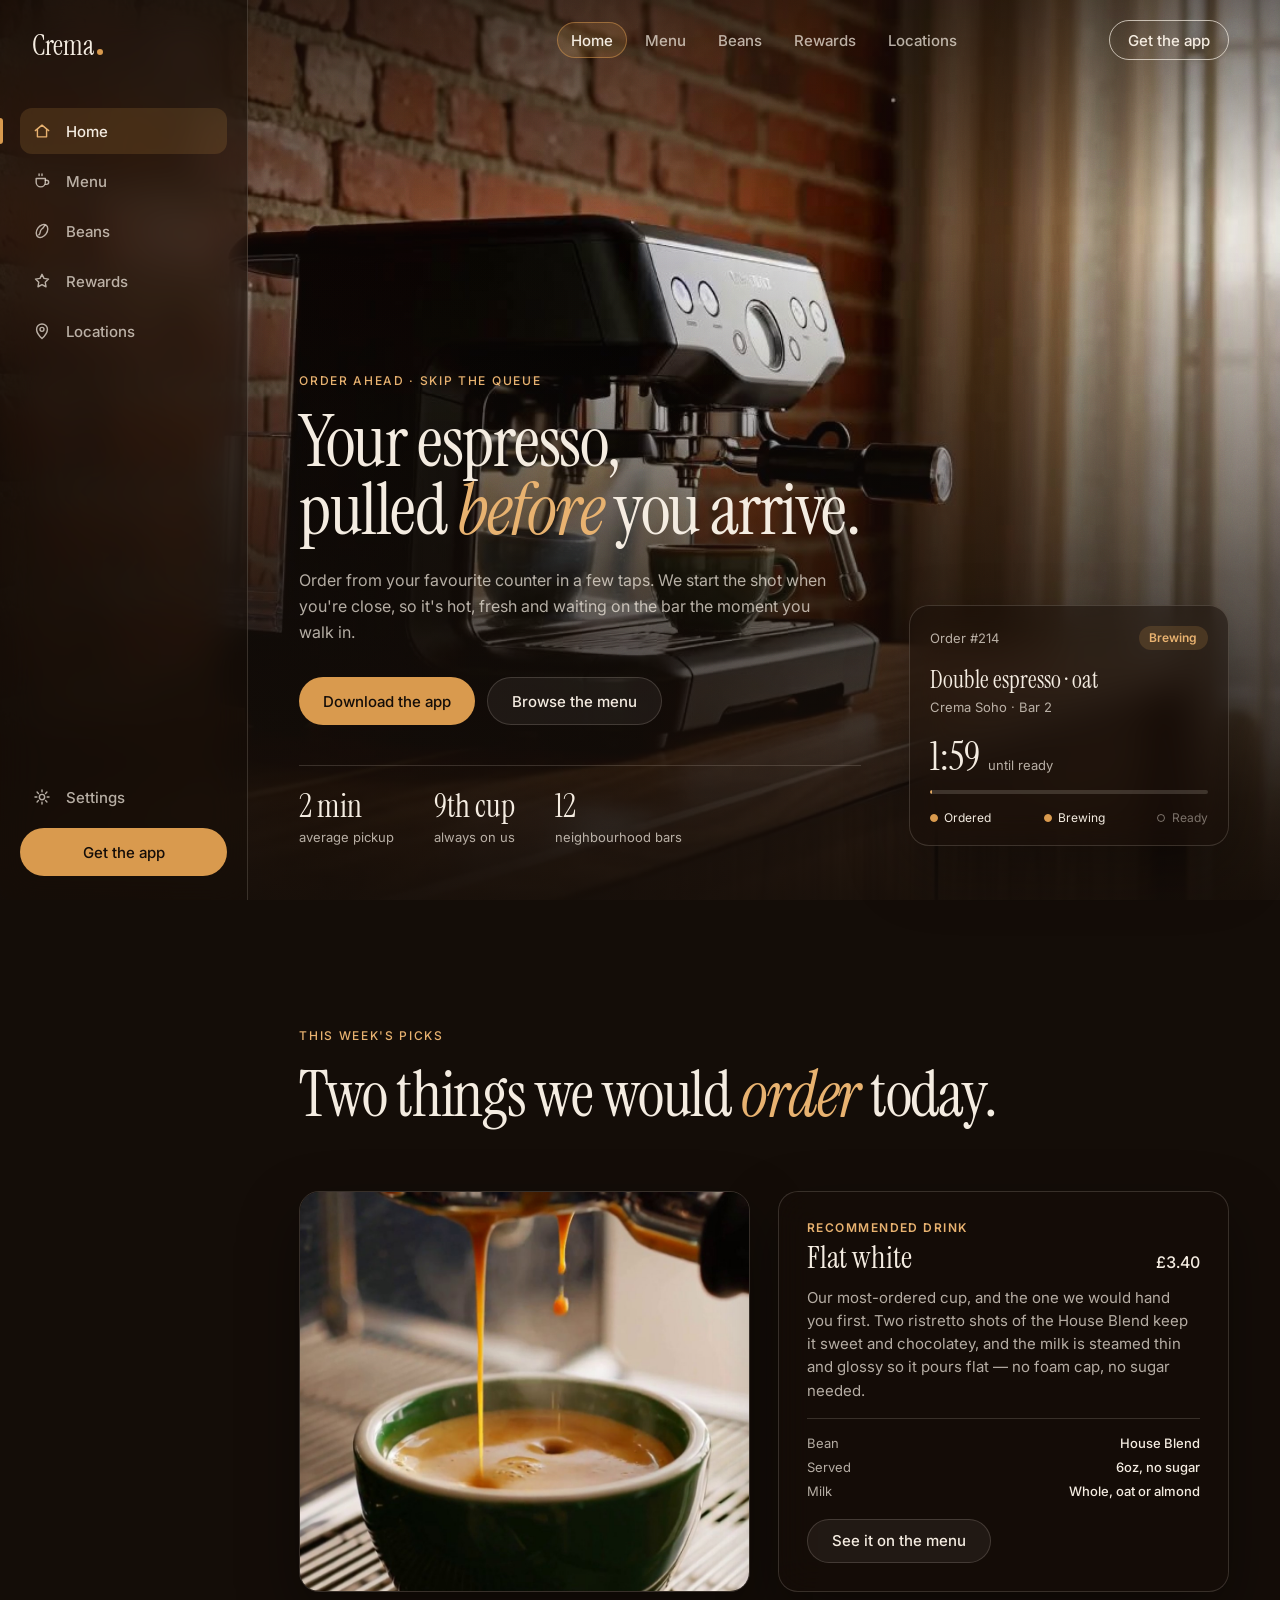
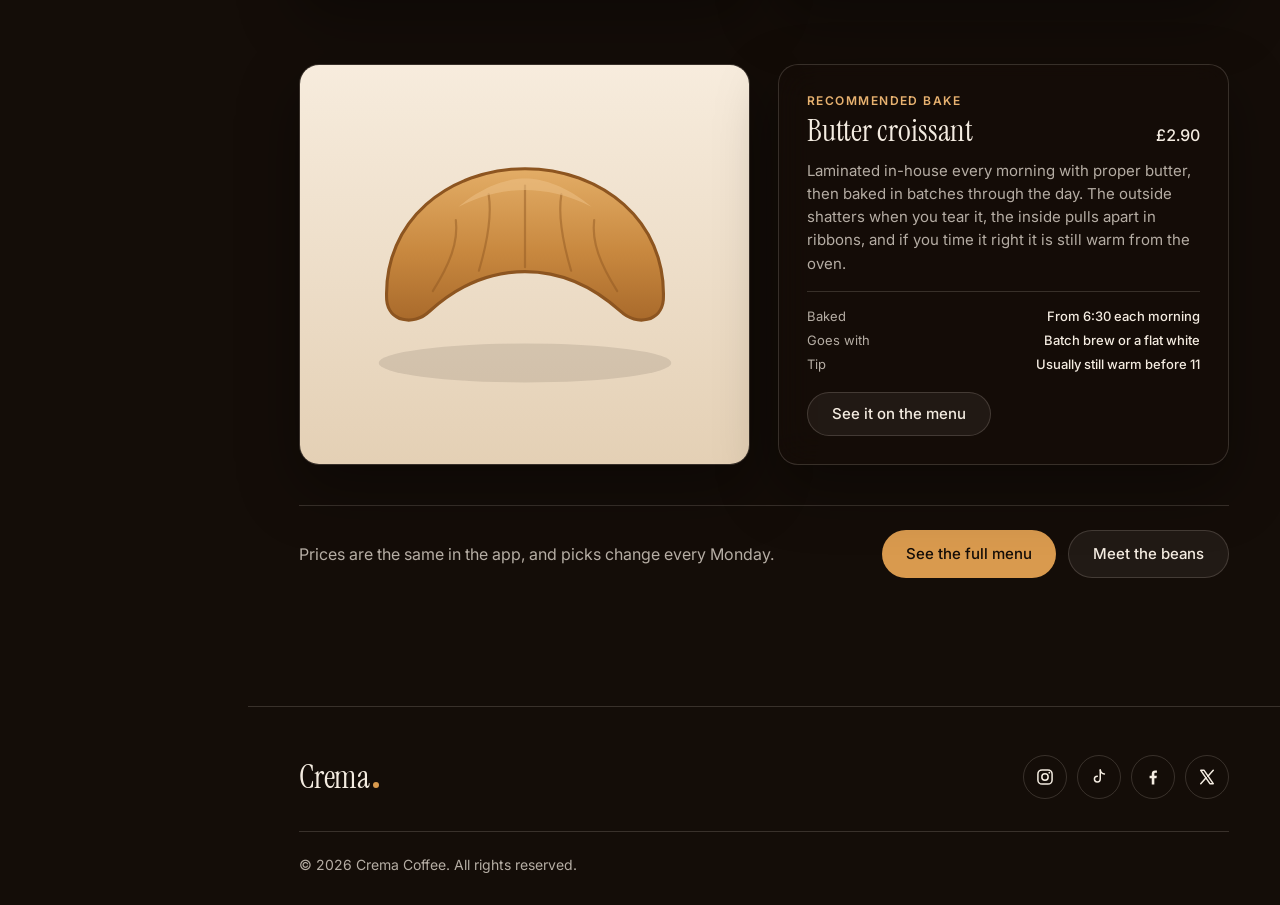
<file: index.html>
<!doctype html>
<html lang="en">
<head>
<meta charset="utf-8">
<meta name="viewport" content="width=device-width, initial-scale=1">
<meta name="generator" content="Crema hero spec v1">
<!-- Built from crema-hero-spec.md (hero-section-clone-prompt-template) -->
<title>Crema — Order ahead, skip the queue</title>
<meta name="description" content="Order coffee ahead from your favourite counter. Your espresso is pulled when you're close, so it's waiting the moment you walk in.">
<link rel="preconnect" href="https://fonts.googleapis.com">
<link rel="preconnect" href="https://fonts.gstatic.com" crossorigin>
<link href="https://fonts.googleapis.com/css2?family=Instrument+Serif:ital@0;1&family=Inter:wght@400;500;600&display=swap" rel="stylesheet">
<link rel="stylesheet" href="styles.css">
<script>
// Runs before first paint: apply saved settings (theme, text size, motion, video)
// so the page never flashes the wrong theme.
try {
  const s = JSON.parse(localStorage.getItem("crema-settings") || "{}");
  const r = document.documentElement;
  if (s.theme === "light") r.dataset.theme = "light";
  if (s.textSize === "large") r.classList.add("text-large");
  if (s.reduceMotion) r.classList.add("reduce-motion");
  if (s.video === false) r.classList.add("no-video");
} catch (e) { /* private mode or a corrupt value: keep the defaults */ }
// A page transition is skipped when the tab is hidden or the window resizes mid-navigation.
// That is expected, so claim its promises on both the outgoing page (pageswap) and the
// incoming one (pagereveal, before first render) so it is never an uncaught error.
const claimTransition = (e) => {
  const t = e.viewTransition;
  if (t) [t.ready, t.finished, t.updateCallbackDone].forEach((p) => p && p.catch(() => {}));
};
addEventListener("pageswap", claimTransition);
addEventListener("pagereveal", claimTransition);
</script>
</head>
<body>

<!-- Fixed background: stays still while the page scrolls over it -->
<div class="page-bg" aria-hidden="true">
  <video id="heroVideo" autoplay muted loop playsinline preload="auto" poster="poster.jpg">
    <source src="espresso-combined.mp4" type="video/mp4">
  </video>
  <div class="hero-shade"></div>
  <div class="hero-grain"></div>
</div>

<aside class="sidebar" id="sidebar" aria-label="Site navigation">
  <div class="sidebar-head">
    <a class="nav-brand" href="index.html" aria-label="Crema home">Crema<span class="nav-dot" aria-hidden="true"></span></a>
    <button class="icon-btn sidebar-close" id="sidebarClose" type="button" aria-label="Close menu">
      <svg viewBox="0 0 24 24" aria-hidden="true"><path d="M6 6l12 12M18 6 6 18"/></svg>
    </button>
  </div>
  <nav aria-label="Primary">
    <ul class="side-links">
      <li><a href="index.html" aria-current="page"><svg viewBox="0 0 24 24" aria-hidden="true"><path d="M4 11.5 12 5l8 6.5"/><path d="M6.5 10v9h11v-9"/></svg>Home</a></li>
      <li><a href="menu.html"><svg viewBox="0 0 24 24" aria-hidden="true"><path d="M5 9h11v4.5a5.5 5.5 0 0 1-11 0z"/><path d="M16 11h1.5a2.5 2.5 0 0 1 0 5H16"/><path d="M8.5 3.5v2M12 3.5v2"/></svg>Menu</a></li>
      <li><a href="beans.html"><svg viewBox="0 0 24 24" aria-hidden="true"><ellipse cx="12" cy="12" rx="6" ry="8.5" transform="rotate(35 12 12)"/><path d="M8.2 16.6c2.6-1.6.6-5 3.6-7s2-3.4 4-4.4"/></svg>Beans</a></li>
      <li><a href="rewards.html"><svg viewBox="0 0 24 24" aria-hidden="true"><path d="m12 4 2.4 4.9 5.4.8-3.9 3.8.9 5.4-4.8-2.5-4.8 2.5.9-5.4-3.9-3.8 5.4-.8z"/></svg>Rewards</a></li>
      <li><a href="locations.html"><svg viewBox="0 0 24 24" aria-hidden="true"><path d="M12 21s-6.5-5.6-6.5-11a6.5 6.5 0 0 1 13 0c0 5.4-6.5 11-6.5 11z"/><circle cx="12" cy="10" r="2.4"/></svg>Locations</a></li>
    </ul>
  </nav>
  <div class="sidebar-foot">
    <button class="side-settings" id="settingsToggle" type="button" aria-expanded="false" aria-controls="settingsPanel">
      <svg viewBox="0 0 24 24" aria-hidden="true"><circle cx="12" cy="12" r="3.2"/><path d="M12 3.6v2.2M12 18.2v2.2M20.4 12h-2.2M5.8 12H3.6M17.9 6.1l-1.6 1.6M7.7 16.3l-1.6 1.6M17.9 17.9l-1.6-1.6M7.7 7.7 6.1 6.1"/></svg>Settings
    </button>
    <a class="btn btn-primary" href="#top">Get the app</a>
  </div>
</aside>
<div class="sidebar-scrim" id="sidebarScrim" hidden></div>
<div class="settings-panel" id="settingsPanel" role="dialog" aria-labelledby="settingsTitle" hidden>
  <div class="settings-head">
    <h2 id="settingsTitle">Settings</h2>
    <button class="icon-btn" id="settingsClose" type="button" aria-label="Close settings">
      <svg viewBox="0 0 24 24" aria-hidden="true"><path d="M6 6l12 12M18 6 6 18"/></svg>
    </button>
  </div>
  <ul class="settings-list">
    <li>
      <div>
        <p class="settings-name">Theme</p>
        <p class="settings-hint">Dark espresso or light cream.</p>
      </div>
      <div class="seg" id="setTheme" role="group" aria-label="Theme">
        <button type="button" data-theme-choice="dark" aria-pressed="true">Dark</button>
        <button type="button" data-theme-choice="light" aria-pressed="false">Light</button>
      </div>
    </li>
    <li>
      <div>
        <p class="settings-name">Background video</p>
        <p class="settings-hint">Play the espresso film behind the home page.</p>
      </div>
      <button class="switch" id="setVideo" type="button" role="switch" aria-checked="true" aria-label="Background video"><span aria-hidden="true"></span></button>
    </li>
    <li>
      <div>
        <p class="settings-name">Reduce motion</p>
        <p class="settings-hint">Turn off fades, page transitions and hover movement.</p>
      </div>
      <button class="switch" id="setMotion" type="button" role="switch" aria-checked="false" aria-label="Reduce motion"><span aria-hidden="true"></span></button>
    </li>
    <li>
      <div>
        <p class="settings-name">Text size</p>
        <p class="settings-hint">Make everything a step larger.</p>
      </div>
      <div class="seg" id="setText" role="group" aria-label="Text size">
        <button type="button" data-size="normal" aria-pressed="true">Normal</button>
        <button type="button" data-size="large" aria-pressed="false">Large</button>
      </div>
    </li>
  </ul>
  <p class="settings-note">Saved on this device only.</p>
</div>

<div class="page">
  <header class="topbar is-overlay" id="topbar">
    <a class="nav-brand topbar-brand" href="index.html" aria-label="Crema home">Crema<span class="nav-dot" aria-hidden="true"></span></a>
    <ul class="top-links" aria-label="Pages">
      <li><a href="index.html" aria-current="page"><span class="top-indicator" aria-hidden="true"></span>Home</a></li>
      <li><a href="menu.html">Menu</a></li>
      <li><a href="beans.html">Beans</a></li>
      <li><a href="rewards.html">Rewards</a></li>
      <li><a href="locations.html">Locations</a></li>
    </ul>
    <a class="btn btn-outline topbar-cta" href="#top">Get the app</a>
    <button class="icon-btn menu-toggle" id="menuToggle" type="button" aria-expanded="false" aria-controls="sidebar" aria-label="Open menu">
      <svg viewBox="0 0 24 24" aria-hidden="true"><path d="M4 7h16M4 12h16M4 17h10"/></svg>
    </button>
  </header>

  <main>
    <section class="hero on-media" id="top">
      <div class="hero-body">
        <div class="hero-copy">
          <p class="eyebrow" data-reveal>Order ahead · Skip the queue</p>
          <h1 class="headline">
            <span class="line" data-reveal>Your espresso,</span>
            <span class="line" data-reveal>pulled <em>before</em> you arrive.</span>
          </h1>
          <p class="lede" data-reveal>Order from your favourite counter in a few taps. We start the shot when you're close, so it's hot, fresh and waiting on the bar the moment you walk in.</p>
          <div class="cta-row" data-reveal>
            <a class="btn btn-primary" href="#top">Download the app</a>
            <a class="btn btn-ghost" href="menu.html">Browse the menu</a>
          </div>
          <dl class="stats" data-reveal>
            <div><dt>average pickup</dt><dd>2 min</dd></div>
            <div><dt>always on us</dt><dd>9th cup</dd></div>
            <div><dt>neighbourhood bars</dt><dd>12</dd></div>
          </dl>
        </div>

        <aside class="order-card" data-reveal aria-label="Live order status example">
          <div class="order-head">
            <span class="order-id">Order #214</span>
            <span class="order-pill" id="orderPill">Brewing</span>
          </div>
          <p class="order-item">Double espresso · oat</p>
          <p class="order-meta">Crema Soho · Bar 2</p>
          <div class="order-timer">
            <span class="order-time" id="orderTime" aria-live="off">2:00</span>
            <span class="order-time-label">until ready</span>
          </div>
          <div class="order-bar" aria-hidden="true"><span id="orderBar"></span></div>
          <ol class="order-steps" id="orderSteps">
            <li class="is-done">Ordered</li>
            <li>Brewing</li>
            <li>Ready</li>
          </ol>
        </aside>
      </div>
    </section>

    <section class="section section-features" id="picks" aria-labelledby="picksTitle">
      <div class="section-inner" data-reveal-group>
        <div class="section-head on-media">
          <div data-reveal>
            <p class="eyebrow">This week's picks</p>
            <h2 class="section-title" id="picksTitle">Two things we would <em>order</em> today.</h2>
          </div>
        </div>

        <article class="feature" data-reveal>
          <div class="feature-media">
            <img src="flat-white.jpg" alt="Espresso pouring into a dark green ceramic cup, crema settling on the surface" width="1200" height="900" loading="lazy">
          </div>
          <div class="feature-card">
            <p class="feature-tag">Recommended drink</p>
            <h3>Flat white<span class="feature-price">£3.40</span></h3>
            <p>Our most-ordered cup, and the one we would hand you first. Two ristretto shots of the House Blend keep it sweet and chocolatey, and the milk is steamed thin and glossy so it pours flat — no foam cap, no sugar needed.</p>
            <dl class="feature-facts">
              <div><dt>Bean</dt><dd>House Blend</dd></div>
              <div><dt>Served</dt><dd>6oz, no sugar</dd></div>
              <div><dt>Milk</dt><dd>Whole, oat or almond</dd></div>
            </dl>
            <a class="btn btn-ghost" href="menu.html">See it on the menu</a>
          </div>
        </article>

        <article class="feature" data-reveal>
          <div class="feature-media">
            <img src="croissant.svg" alt="Illustration of a butter croissant" width="1200" height="900" loading="lazy">
          </div>
          <div class="feature-card">
            <p class="feature-tag">Recommended bake</p>
            <h3>Butter croissant<span class="feature-price">£2.90</span></h3>
            <p>Laminated in-house every morning with proper butter, then baked in batches through the day. The outside shatters when you tear it, the inside pulls apart in ribbons, and if you time it right it is still warm from the oven.</p>
            <dl class="feature-facts">
              <div><dt>Baked</dt><dd>From 6:30 each morning</dd></div>
              <div><dt>Goes with</dt><dd>Batch brew or a flat white</dd></div>
              <div><dt>Tip</dt><dd>Usually still warm before 11</dd></div>
            </dl>
            <a class="btn btn-ghost" href="menu.html">See it on the menu</a>
          </div>
        </article>

        <div class="section-foot on-media" data-reveal>
          <p>Prices are the same in the app, and picks change every Monday.</p>
          <div class="cta-row">
            <a class="btn btn-primary" href="menu.html">See the full menu</a>
            <a class="btn btn-ghost" href="beans.html">Meet the beans</a>
          </div>
        </div>
      </div>
    </section>
  </main>

  <footer class="footer">
    <div class="footer-inner">
      <a class="nav-brand" href="index.html" aria-label="Crema home">Crema<span class="nav-dot" aria-hidden="true"></span></a>
      <ul class="socials" aria-label="Crema on social media">
        <li><a href="#" aria-label="Instagram"><svg viewBox="0 0 24 24" aria-hidden="true"><rect x="3.5" y="3.5" width="17" height="17" rx="5"/><circle cx="12" cy="12" r="3.8"/><circle cx="17.2" cy="6.8" r="1.1" class="fill"/></svg></a></li>
        <li><a href="#" aria-label="TikTok"><svg viewBox="0 0 24 24" aria-hidden="true"><path d="M13.5 3.5v11a3.5 3.5 0 1 1-3.5-3.5"/><path d="M13.5 3.5c.5 2.7 2.4 4.6 5 4.9"/></svg></a></li>
        <li><a href="#" aria-label="Facebook"><svg viewBox="0 0 24 24" aria-hidden="true"><path class="fill" d="M13.6 21v-7.6h2.6l.4-3h-3V8.5c0-.9.3-1.5 1.5-1.5h1.6V4.3c-.3 0-1.2-.1-2.3-.1-2.3 0-3.9 1.4-3.9 4v2.2H7.9v3h2.6V21h3.1z"/></svg></a></li>
        <li><a href="#" aria-label="X"><svg viewBox="0 0 24 24" aria-hidden="true"><path d="M4.5 4h4l11 16h-4z"/><path d="M19.5 4l-6.4 7M10.9 13 4.5 20"/></svg></a></li>
      </ul>
    </div>
    <div class="footer-bottom">
      <p>© <span data-year>2026</span> Crema Coffee. All rights reserved.</p>
    </div>
  </footer>
</div>

<script src="script.js"></script>
</body>
</html>
</file>
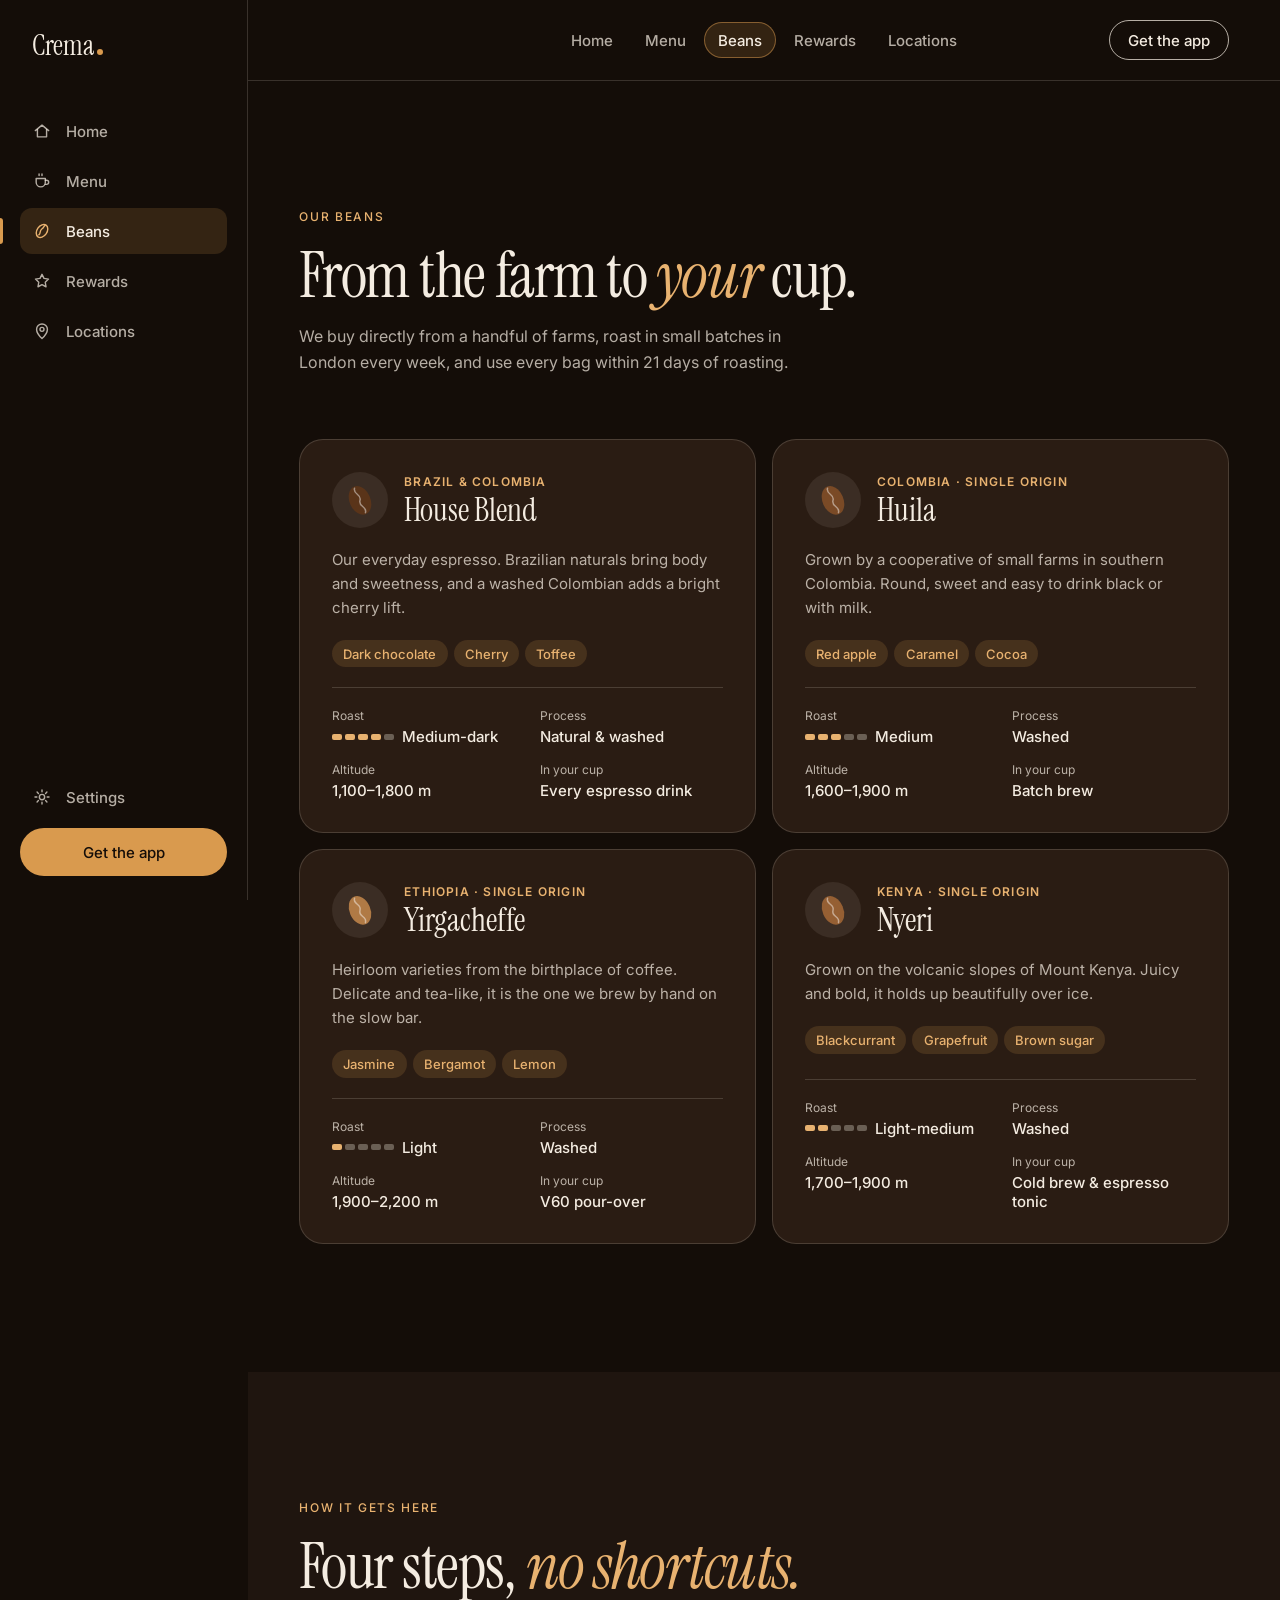
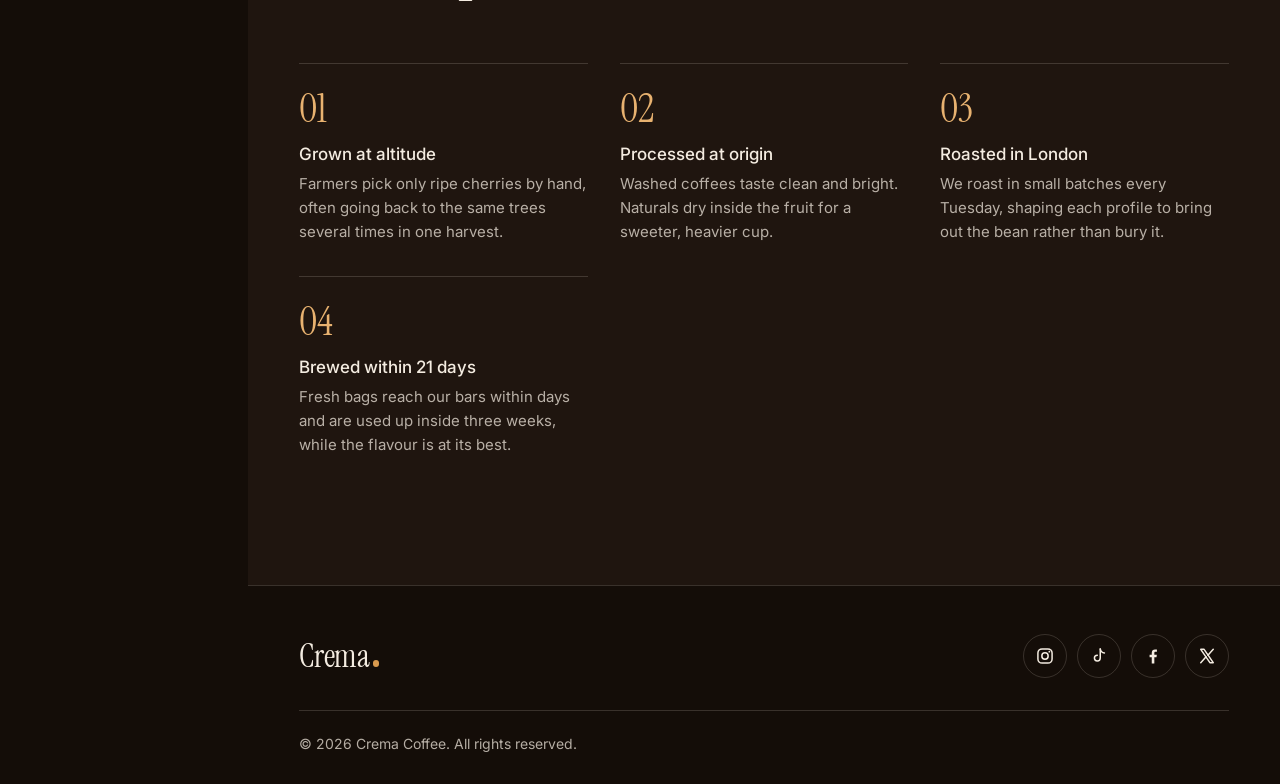
<file: beans.html>
<!doctype html>
<html lang="en">
<head>
<meta charset="utf-8">
<meta name="viewport" content="width=device-width, initial-scale=1">
<title>Beans — Crema</title>
<meta name="description" content="Meet the beans behind every Crema cup: where they grow, how they are roasted, and what they taste like.">
<link rel="preconnect" href="https://fonts.googleapis.com">
<link rel="preconnect" href="https://fonts.gstatic.com" crossorigin>
<link href="https://fonts.googleapis.com/css2?family=Instrument+Serif:ital@0;1&family=Inter:wght@400;500;600&display=swap" rel="stylesheet">
<link rel="stylesheet" href="styles.css">
<script>
// Runs before first paint: apply saved settings (theme, text size, motion, video)
// so the page never flashes the wrong theme.
try {
  const s = JSON.parse(localStorage.getItem("crema-settings") || "{}");
  const r = document.documentElement;
  if (s.theme === "light") r.dataset.theme = "light";
  if (s.textSize === "large") r.classList.add("text-large");
  if (s.reduceMotion) r.classList.add("reduce-motion");
  if (s.video === false) r.classList.add("no-video");
} catch (e) { /* private mode or a corrupt value: keep the defaults */ }
// A page transition is skipped when the tab is hidden or the window resizes mid-navigation.
// That is expected, so claim its promises on both the outgoing page (pageswap) and the
// incoming one (pagereveal, before first render) so it is never an uncaught error.
const claimTransition = (e) => {
  const t = e.viewTransition;
  if (t) [t.ready, t.finished, t.updateCallbackDone].forEach((p) => p && p.catch(() => {}));
};
addEventListener("pageswap", claimTransition);
addEventListener("pagereveal", claimTransition);
</script>
</head>
<body class="subpage">

<aside class="sidebar" id="sidebar" aria-label="Site navigation">
  <div class="sidebar-head">
    <a class="nav-brand" href="index.html" aria-label="Crema home">Crema<span class="nav-dot" aria-hidden="true"></span></a>
    <button class="icon-btn sidebar-close" id="sidebarClose" type="button" aria-label="Close menu">
      <svg viewBox="0 0 24 24" aria-hidden="true"><path d="M6 6l12 12M18 6 6 18"/></svg>
    </button>
  </div>
  <nav aria-label="Primary">
    <ul class="side-links">
      <li><a href="index.html"><svg viewBox="0 0 24 24" aria-hidden="true"><path d="M4 11.5 12 5l8 6.5"/><path d="M6.5 10v9h11v-9"/></svg>Home</a></li>
      <li><a href="menu.html"><svg viewBox="0 0 24 24" aria-hidden="true"><path d="M5 9h11v4.5a5.5 5.5 0 0 1-11 0z"/><path d="M16 11h1.5a2.5 2.5 0 0 1 0 5H16"/><path d="M8.5 3.5v2M12 3.5v2"/></svg>Menu</a></li>
      <li><a href="beans.html" aria-current="page"><svg viewBox="0 0 24 24" aria-hidden="true"><ellipse cx="12" cy="12" rx="6" ry="8.5" transform="rotate(35 12 12)"/><path d="M8.2 16.6c2.6-1.6.6-5 3.6-7s2-3.4 4-4.4"/></svg>Beans</a></li>
      <li><a href="rewards.html"><svg viewBox="0 0 24 24" aria-hidden="true"><path d="m12 4 2.4 4.9 5.4.8-3.9 3.8.9 5.4-4.8-2.5-4.8 2.5.9-5.4-3.9-3.8 5.4-.8z"/></svg>Rewards</a></li>
      <li><a href="locations.html"><svg viewBox="0 0 24 24" aria-hidden="true"><path d="M12 21s-6.5-5.6-6.5-11a6.5 6.5 0 0 1 13 0c0 5.4-6.5 11-6.5 11z"/><circle cx="12" cy="10" r="2.4"/></svg>Locations</a></li>
    </ul>
  </nav>
  <div class="sidebar-foot">
    <button class="side-settings" id="settingsToggle" type="button" aria-expanded="false" aria-controls="settingsPanel">
      <svg viewBox="0 0 24 24" aria-hidden="true"><circle cx="12" cy="12" r="3.2"/><path d="M12 3.6v2.2M12 18.2v2.2M20.4 12h-2.2M5.8 12H3.6M17.9 6.1l-1.6 1.6M7.7 16.3l-1.6 1.6M17.9 17.9l-1.6-1.6M7.7 7.7 6.1 6.1"/></svg>Settings
    </button>
    <a class="btn btn-primary" href="index.html">Get the app</a>
  </div>
</aside>
<div class="sidebar-scrim" id="sidebarScrim" hidden></div>
<div class="settings-panel" id="settingsPanel" role="dialog" aria-labelledby="settingsTitle" hidden>
  <div class="settings-head">
    <h2 id="settingsTitle">Settings</h2>
    <button class="icon-btn" id="settingsClose" type="button" aria-label="Close settings">
      <svg viewBox="0 0 24 24" aria-hidden="true"><path d="M6 6l12 12M18 6 6 18"/></svg>
    </button>
  </div>
  <ul class="settings-list">
    <li>
      <div>
        <p class="settings-name">Theme</p>
        <p class="settings-hint">Dark espresso or light cream.</p>
      </div>
      <div class="seg" id="setTheme" role="group" aria-label="Theme">
        <button type="button" data-theme-choice="dark" aria-pressed="true">Dark</button>
        <button type="button" data-theme-choice="light" aria-pressed="false">Light</button>
      </div>
    </li>
    <li>
      <div>
        <p class="settings-name">Background video</p>
        <p class="settings-hint">Play the espresso film behind the home page.</p>
      </div>
      <button class="switch" id="setVideo" type="button" role="switch" aria-checked="true" aria-label="Background video"><span aria-hidden="true"></span></button>
    </li>
    <li>
      <div>
        <p class="settings-name">Reduce motion</p>
        <p class="settings-hint">Turn off fades, page transitions and hover movement.</p>
      </div>
      <button class="switch" id="setMotion" type="button" role="switch" aria-checked="false" aria-label="Reduce motion"><span aria-hidden="true"></span></button>
    </li>
    <li>
      <div>
        <p class="settings-name">Text size</p>
        <p class="settings-hint">Make everything a step larger.</p>
      </div>
      <div class="seg" id="setText" role="group" aria-label="Text size">
        <button type="button" data-size="normal" aria-pressed="true">Normal</button>
        <button type="button" data-size="large" aria-pressed="false">Large</button>
      </div>
    </li>
  </ul>
  <p class="settings-note">Saved on this device only.</p>
</div>

<div class="page">
  <header class="topbar" id="topbar">
    <a class="nav-brand topbar-brand" href="index.html" aria-label="Crema home">Crema<span class="nav-dot" aria-hidden="true"></span></a>
    <ul class="top-links" aria-label="Pages">
      <li><a href="index.html">Home</a></li>
      <li><a href="menu.html">Menu</a></li>
      <li><a href="beans.html" aria-current="page"><span class="top-indicator" aria-hidden="true"></span>Beans</a></li>
      <li><a href="rewards.html">Rewards</a></li>
      <li><a href="locations.html">Locations</a></li>
    </ul>
    <a class="btn btn-outline topbar-cta" href="index.html">Get the app</a>
    <button class="icon-btn menu-toggle" id="menuToggle" type="button" aria-expanded="false" aria-controls="sidebar" aria-label="Open menu">
      <svg viewBox="0 0 24 24" aria-hidden="true"><path d="M4 7h16M4 12h16M4 17h10"/></svg>
    </button>
  </header>

<main>
  <section class="section section-light" aria-labelledby="beansTitle">
    <div class="section-inner" data-reveal-group>
      <div class="section-head">
        <div data-reveal>
          <p class="eyebrow">Our beans</p>
          <h1 class="section-title" id="beansTitle">From the farm to <em>your</em> cup.</h1>
          <p class="section-lede">We buy directly from a handful of farms, roast in small batches in London every week, and use every bag within 21 days of roasting.</p>
        </div>
      </div>

      <ul class="bean-grid" data-reveal>
        <li class="bean-card">
          <div class="bean-top">
            <span class="bean-art" style="--roast: #5a3419;" aria-hidden="true"><svg viewBox="0 0 32 44"><ellipse cx="16" cy="22" rx="14" ry="20"/><path d="M16 4c-6 7 6 11 0 18s6 11 0 18"/></svg></span>
            <div>
              <p class="bean-origin">Brazil &amp; Colombia</p>
              <h2>House Blend</h2>
            </div>
          </div>
          <p class="bean-desc">Our everyday espresso. Brazilian naturals bring body and sweetness, and a washed Colombian adds a bright cherry lift.</p>
          <ul class="bean-notes" aria-label="Tasting notes"><li>Dark chocolate</li><li>Cherry</li><li>Toffee</li></ul>
          <dl class="bean-facts">
            <div><dt>Roast</dt><dd><span class="roast-meter" aria-hidden="true"><i class="on"></i><i class="on"></i><i class="on"></i><i class="on"></i><i></i></span>Medium-dark</dd></div>
            <div><dt>Process</dt><dd>Natural &amp; washed</dd></div>
            <div><dt>Altitude</dt><dd>1,100–1,800 m</dd></div>
            <div><dt>In your cup</dt><dd>Every espresso drink</dd></div>
          </dl>
        </li>
        <li class="bean-card">
          <div class="bean-top">
            <span class="bean-art" style="--roast: #7a4a26;" aria-hidden="true"><svg viewBox="0 0 32 44"><ellipse cx="16" cy="22" rx="14" ry="20"/><path d="M16 4c-6 7 6 11 0 18s6 11 0 18"/></svg></span>
            <div>
              <p class="bean-origin">Colombia · Single origin</p>
              <h2>Huila</h2>
            </div>
          </div>
          <p class="bean-desc">Grown by a cooperative of small farms in southern Colombia. Round, sweet and easy to drink black or with milk.</p>
          <ul class="bean-notes" aria-label="Tasting notes"><li>Red apple</li><li>Caramel</li><li>Cocoa</li></ul>
          <dl class="bean-facts">
            <div><dt>Roast</dt><dd><span class="roast-meter" aria-hidden="true"><i class="on"></i><i class="on"></i><i class="on"></i><i></i><i></i></span>Medium</dd></div>
            <div><dt>Process</dt><dd>Washed</dd></div>
            <div><dt>Altitude</dt><dd>1,600–1,900 m</dd></div>
            <div><dt>In your cup</dt><dd>Batch brew</dd></div>
          </dl>
        </li>
        <li class="bean-card">
          <div class="bean-top">
            <span class="bean-art" style="--roast: #b07a45;" aria-hidden="true"><svg viewBox="0 0 32 44"><ellipse cx="16" cy="22" rx="14" ry="20"/><path d="M16 4c-6 7 6 11 0 18s6 11 0 18"/></svg></span>
            <div>
              <p class="bean-origin">Ethiopia · Single origin</p>
              <h2>Yirgacheffe</h2>
            </div>
          </div>
          <p class="bean-desc">Heirloom varieties from the birthplace of coffee. Delicate and tea-like, it is the one we brew by hand on the slow bar.</p>
          <ul class="bean-notes" aria-label="Tasting notes"><li>Jasmine</li><li>Bergamot</li><li>Lemon</li></ul>
          <dl class="bean-facts">
            <div><dt>Roast</dt><dd><span class="roast-meter" aria-hidden="true"><i class="on"></i><i></i><i></i><i></i><i></i></span>Light</dd></div>
            <div><dt>Process</dt><dd>Washed</dd></div>
            <div><dt>Altitude</dt><dd>1,900–2,200 m</dd></div>
            <div><dt>In your cup</dt><dd>V60 pour-over</dd></div>
          </dl>
        </li>
        <li class="bean-card">
          <div class="bean-top">
            <span class="bean-art" style="--roast: #955f33;" aria-hidden="true"><svg viewBox="0 0 32 44"><ellipse cx="16" cy="22" rx="14" ry="20"/><path d="M16 4c-6 7 6 11 0 18s6 11 0 18"/></svg></span>
            <div>
              <p class="bean-origin">Kenya · Single origin</p>
              <h2>Nyeri</h2>
            </div>
          </div>
          <p class="bean-desc">Grown on the volcanic slopes of Mount Kenya. Juicy and bold, it holds up beautifully over ice.</p>
          <ul class="bean-notes" aria-label="Tasting notes"><li>Blackcurrant</li><li>Grapefruit</li><li>Brown sugar</li></ul>
          <dl class="bean-facts">
            <div><dt>Roast</dt><dd><span class="roast-meter" aria-hidden="true"><i class="on"></i><i class="on"></i><i></i><i></i><i></i></span>Light-medium</dd></div>
            <div><dt>Process</dt><dd>Washed</dd></div>
            <div><dt>Altitude</dt><dd>1,700–1,900 m</dd></div>
            <div><dt>In your cup</dt><dd>Cold brew &amp; espresso tonic</dd></div>
          </dl>
        </li>
      </ul>
    </div>
  </section>

  <section class="section section-dark" aria-labelledby="journeyTitle">
    <div class="section-inner" data-reveal-group>
      <div class="section-head">
        <div data-reveal>
          <p class="eyebrow">How it gets here</p>
          <h2 class="section-title" id="journeyTitle">Four steps, <em>no shortcuts.</em></h2>
        </div>
      </div>

      <ol class="journey" data-reveal>
        <li><h3>Grown at altitude</h3><p>Farmers pick only ripe cherries by hand, often going back to the same trees several times in one harvest.</p></li>
        <li><h3>Processed at origin</h3><p>Washed coffees taste clean and bright. Naturals dry inside the fruit for a sweeter, heavier cup.</p></li>
        <li><h3>Roasted in London</h3><p>We roast in small batches every Tuesday, shaping each profile to bring out the bean rather than bury it.</p></li>
        <li><h3>Brewed within 21 days</h3><p>Fresh bags reach our bars within days and are used up inside three weeks, while the flavour is at its best.</p></li>
      </ol>
    </div>
  </section>
</main>

<footer class="footer">
  <div class="footer-inner">
    <a class="nav-brand" href="index.html" aria-label="Crema home">Crema<span class="nav-dot" aria-hidden="true"></span></a>
    <ul class="socials" aria-label="Crema on social media">
      <li><a href="#" aria-label="Instagram"><svg viewBox="0 0 24 24" aria-hidden="true"><rect x="3.5" y="3.5" width="17" height="17" rx="5"/><circle cx="12" cy="12" r="3.8"/><circle cx="17.2" cy="6.8" r="1.1" class="fill"/></svg></a></li>
      <li><a href="#" aria-label="TikTok"><svg viewBox="0 0 24 24" aria-hidden="true"><path d="M13.5 3.5v11a3.5 3.5 0 1 1-3.5-3.5"/><path d="M13.5 3.5c.5 2.7 2.4 4.6 5 4.9"/></svg></a></li>
      <li><a href="#" aria-label="Facebook"><svg viewBox="0 0 24 24" aria-hidden="true"><path class="fill" d="M13.6 21v-7.6h2.6l.4-3h-3V8.5c0-.9.3-1.5 1.5-1.5h1.6V4.3c-.3 0-1.2-.1-2.3-.1-2.3 0-3.9 1.4-3.9 4v2.2H7.9v3h2.6V21h3.1z"/></svg></a></li>
      <li><a href="#" aria-label="X"><svg viewBox="0 0 24 24" aria-hidden="true"><path d="M4.5 4h4l11 16h-4z"/><path d="M19.5 4l-6.4 7M10.9 13 4.5 20"/></svg></a></li>
    </ul>
  </div>
  <div class="footer-bottom">
    <p>© <span data-year>2026</span> Crema Coffee. All rights reserved.</p>
  </div>
</footer>
</div>

<script src="script.js"></script>
</body>
</html>
</file>
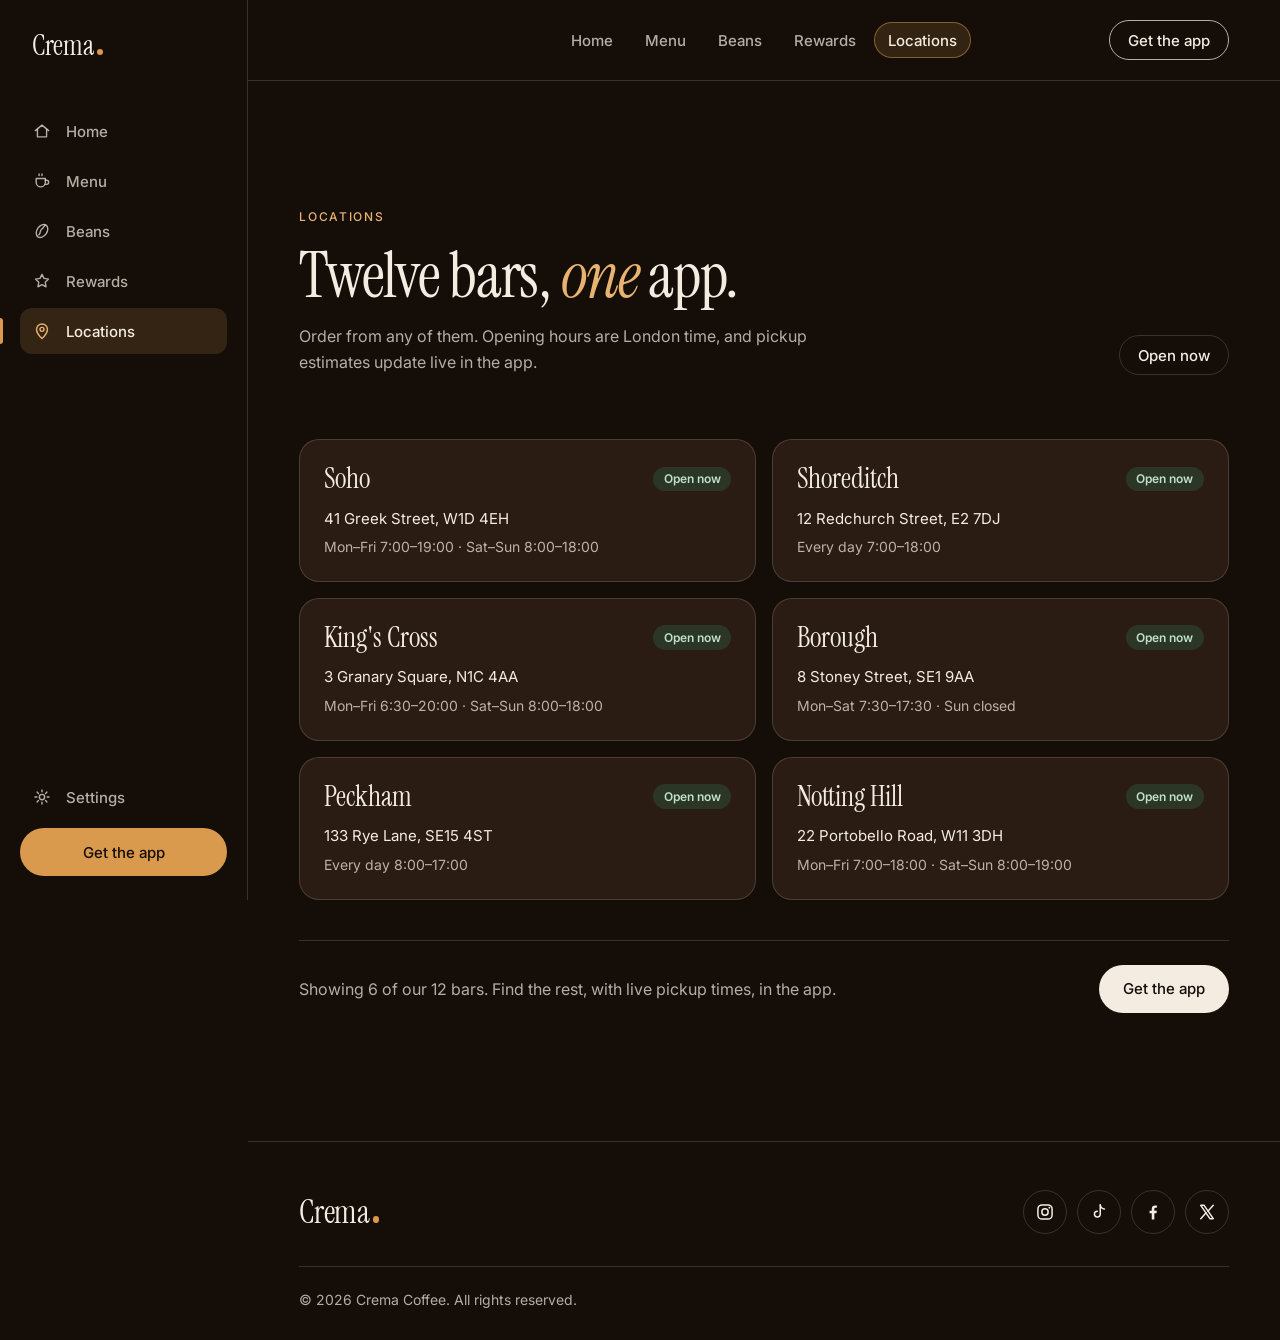
<file: locations.html>
<!doctype html>
<html lang="en">
<head>
<meta charset="utf-8">
<meta name="viewport" content="width=device-width, initial-scale=1">
<title>Locations — Crema</title>
<meta name="description" content="Find a Crema bar near you, with opening hours and live open status.">
<link rel="preconnect" href="https://fonts.googleapis.com">
<link rel="preconnect" href="https://fonts.gstatic.com" crossorigin>
<link href="https://fonts.googleapis.com/css2?family=Instrument+Serif:ital@0;1&family=Inter:wght@400;500;600&display=swap" rel="stylesheet">
<link rel="stylesheet" href="styles.css">
<script>
// Runs before first paint: apply saved settings (theme, text size, motion, video)
// so the page never flashes the wrong theme.
try {
  const s = JSON.parse(localStorage.getItem("crema-settings") || "{}");
  const r = document.documentElement;
  if (s.theme === "light") r.dataset.theme = "light";
  if (s.textSize === "large") r.classList.add("text-large");
  if (s.reduceMotion) r.classList.add("reduce-motion");
  if (s.video === false) r.classList.add("no-video");
} catch (e) { /* private mode or a corrupt value: keep the defaults */ }
// A page transition is skipped when the tab is hidden or the window resizes mid-navigation.
// That is expected, so claim its promises on both the outgoing page (pageswap) and the
// incoming one (pagereveal, before first render) so it is never an uncaught error.
const claimTransition = (e) => {
  const t = e.viewTransition;
  if (t) [t.ready, t.finished, t.updateCallbackDone].forEach((p) => p && p.catch(() => {}));
};
addEventListener("pageswap", claimTransition);
addEventListener("pagereveal", claimTransition);
</script>
</head>
<body class="subpage">

<aside class="sidebar" id="sidebar" aria-label="Site navigation">
  <div class="sidebar-head">
    <a class="nav-brand" href="index.html" aria-label="Crema home">Crema<span class="nav-dot" aria-hidden="true"></span></a>
    <button class="icon-btn sidebar-close" id="sidebarClose" type="button" aria-label="Close menu">
      <svg viewBox="0 0 24 24" aria-hidden="true"><path d="M6 6l12 12M18 6 6 18"/></svg>
    </button>
  </div>
  <nav aria-label="Primary">
    <ul class="side-links">
      <li><a href="index.html"><svg viewBox="0 0 24 24" aria-hidden="true"><path d="M4 11.5 12 5l8 6.5"/><path d="M6.5 10v9h11v-9"/></svg>Home</a></li>
      <li><a href="menu.html"><svg viewBox="0 0 24 24" aria-hidden="true"><path d="M5 9h11v4.5a5.5 5.5 0 0 1-11 0z"/><path d="M16 11h1.5a2.5 2.5 0 0 1 0 5H16"/><path d="M8.5 3.5v2M12 3.5v2"/></svg>Menu</a></li>
      <li><a href="beans.html"><svg viewBox="0 0 24 24" aria-hidden="true"><ellipse cx="12" cy="12" rx="6" ry="8.5" transform="rotate(35 12 12)"/><path d="M8.2 16.6c2.6-1.6.6-5 3.6-7s2-3.4 4-4.4"/></svg>Beans</a></li>
      <li><a href="rewards.html"><svg viewBox="0 0 24 24" aria-hidden="true"><path d="m12 4 2.4 4.9 5.4.8-3.9 3.8.9 5.4-4.8-2.5-4.8 2.5.9-5.4-3.9-3.8 5.4-.8z"/></svg>Rewards</a></li>
      <li><a href="locations.html" aria-current="page"><svg viewBox="0 0 24 24" aria-hidden="true"><path d="M12 21s-6.5-5.6-6.5-11a6.5 6.5 0 0 1 13 0c0 5.4-6.5 11-6.5 11z"/><circle cx="12" cy="10" r="2.4"/></svg>Locations</a></li>
    </ul>
  </nav>
  <div class="sidebar-foot">
    <button class="side-settings" id="settingsToggle" type="button" aria-expanded="false" aria-controls="settingsPanel">
      <svg viewBox="0 0 24 24" aria-hidden="true"><circle cx="12" cy="12" r="3.2"/><path d="M12 3.6v2.2M12 18.2v2.2M20.4 12h-2.2M5.8 12H3.6M17.9 6.1l-1.6 1.6M7.7 16.3l-1.6 1.6M17.9 17.9l-1.6-1.6M7.7 7.7 6.1 6.1"/></svg>Settings
    </button>
    <a class="btn btn-primary" href="index.html">Get the app</a>
  </div>
</aside>
<div class="sidebar-scrim" id="sidebarScrim" hidden></div>
<div class="settings-panel" id="settingsPanel" role="dialog" aria-labelledby="settingsTitle" hidden>
  <div class="settings-head">
    <h2 id="settingsTitle">Settings</h2>
    <button class="icon-btn" id="settingsClose" type="button" aria-label="Close settings">
      <svg viewBox="0 0 24 24" aria-hidden="true"><path d="M6 6l12 12M18 6 6 18"/></svg>
    </button>
  </div>
  <ul class="settings-list">
    <li>
      <div>
        <p class="settings-name">Theme</p>
        <p class="settings-hint">Dark espresso or light cream.</p>
      </div>
      <div class="seg" id="setTheme" role="group" aria-label="Theme">
        <button type="button" data-theme-choice="dark" aria-pressed="true">Dark</button>
        <button type="button" data-theme-choice="light" aria-pressed="false">Light</button>
      </div>
    </li>
    <li>
      <div>
        <p class="settings-name">Background video</p>
        <p class="settings-hint">Play the espresso film behind the home page.</p>
      </div>
      <button class="switch" id="setVideo" type="button" role="switch" aria-checked="true" aria-label="Background video"><span aria-hidden="true"></span></button>
    </li>
    <li>
      <div>
        <p class="settings-name">Reduce motion</p>
        <p class="settings-hint">Turn off fades, page transitions and hover movement.</p>
      </div>
      <button class="switch" id="setMotion" type="button" role="switch" aria-checked="false" aria-label="Reduce motion"><span aria-hidden="true"></span></button>
    </li>
    <li>
      <div>
        <p class="settings-name">Text size</p>
        <p class="settings-hint">Make everything a step larger.</p>
      </div>
      <div class="seg" id="setText" role="group" aria-label="Text size">
        <button type="button" data-size="normal" aria-pressed="true">Normal</button>
        <button type="button" data-size="large" aria-pressed="false">Large</button>
      </div>
    </li>
  </ul>
  <p class="settings-note">Saved on this device only.</p>
</div>

<div class="page">
  <header class="topbar" id="topbar">
    <a class="nav-brand topbar-brand" href="index.html" aria-label="Crema home">Crema<span class="nav-dot" aria-hidden="true"></span></a>
    <ul class="top-links" aria-label="Pages">
      <li><a href="index.html">Home</a></li>
      <li><a href="menu.html">Menu</a></li>
      <li><a href="beans.html">Beans</a></li>
      <li><a href="rewards.html">Rewards</a></li>
      <li><a href="locations.html" aria-current="page"><span class="top-indicator" aria-hidden="true"></span>Locations</a></li>
    </ul>
    <a class="btn btn-outline topbar-cta" href="index.html">Get the app</a>
    <button class="icon-btn menu-toggle" id="menuToggle" type="button" aria-expanded="false" aria-controls="sidebar" aria-label="Open menu">
      <svg viewBox="0 0 24 24" aria-hidden="true"><path d="M4 7h16M4 12h16M4 17h10"/></svg>
    </button>
  </header>

<main>
  <section class="section section-light" aria-labelledby="locationsTitle">
    <div class="section-inner" data-reveal-group>
      <div class="section-head">
        <div data-reveal>
          <p class="eyebrow">Locations</p>
          <h1 class="section-title" id="locationsTitle">Twelve bars, <em>one</em> app.</h1>
          <p class="section-lede">Order from any of them. Opening hours are London time, and pickup estimates update live in the app.</p>
        </div>
        <div class="tabs" data-reveal>
          <button class="tab" type="button" aria-pressed="false" id="openNowFilter">Open now</button>
        </div>
      </div>

      <ul class="loc-grid" id="locList" data-reveal>
        <!-- data-hours: [open, close] per day, Sunday first, 24h decimal; null = closed -->
        <li class="loc-card" data-hours="[[8,18],[7,19],[7,19],[7,19],[7,19],[7,19],[8,18]]">
          <div class="loc-head"><h2>Soho</h2><span class="loc-status">Hours</span></div>
          <p class="loc-addr">41 Greek Street, W1D 4EH</p>
          <p class="loc-hours">Mon–Fri 7:00–19:00 · Sat–Sun 8:00–18:00</p>
        </li>
        <li class="loc-card" data-hours="[[7,18],[7,18],[7,18],[7,18],[7,18],[7,18],[7,18]]">
          <div class="loc-head"><h2>Shoreditch</h2><span class="loc-status">Hours</span></div>
          <p class="loc-addr">12 Redchurch Street, E2 7DJ</p>
          <p class="loc-hours">Every day 7:00–18:00</p>
        </li>
        <li class="loc-card" data-hours="[[8,18],[6.5,20],[6.5,20],[6.5,20],[6.5,20],[6.5,20],[8,18]]">
          <div class="loc-head"><h2>King's Cross</h2><span class="loc-status">Hours</span></div>
          <p class="loc-addr">3 Granary Square, N1C 4AA</p>
          <p class="loc-hours">Mon–Fri 6:30–20:00 · Sat–Sun 8:00–18:00</p>
        </li>
        <li class="loc-card" data-hours="[null,[7.5,17.5],[7.5,17.5],[7.5,17.5],[7.5,17.5],[7.5,17.5],[7.5,17.5]]">
          <div class="loc-head"><h2>Borough</h2><span class="loc-status">Hours</span></div>
          <p class="loc-addr">8 Stoney Street, SE1 9AA</p>
          <p class="loc-hours">Mon–Sat 7:30–17:30 · Sun closed</p>
        </li>
        <li class="loc-card" data-hours="[[8,17],[8,17],[8,17],[8,17],[8,17],[8,17],[8,17]]">
          <div class="loc-head"><h2>Peckham</h2><span class="loc-status">Hours</span></div>
          <p class="loc-addr">133 Rye Lane, SE15 4ST</p>
          <p class="loc-hours">Every day 8:00–17:00</p>
        </li>
        <li class="loc-card" data-hours="[[8,19],[7,18],[7,18],[7,18],[7,18],[7,18],[8,19]]">
          <div class="loc-head"><h2>Notting Hill</h2><span class="loc-status">Hours</span></div>
          <p class="loc-addr">22 Portobello Road, W11 3DH</p>
          <p class="loc-hours">Mon–Fri 7:00–18:00 · Sat–Sun 8:00–19:00</p>
        </li>
      </ul>
      <p class="loc-empty" id="locEmpty" hidden>None of these bars are open right now. The earliest opens at 6:30.</p>

      <div class="loc-foot" data-reveal>
        <p>Showing 6 of our 12 bars. Find the rest, with live pickup times, in the app.</p>
        <a class="btn btn-dark" href="index.html">Get the app</a>
      </div>
    </div>
  </section>
</main>

<footer class="footer">
  <div class="footer-inner">
    <a class="nav-brand" href="index.html" aria-label="Crema home">Crema<span class="nav-dot" aria-hidden="true"></span></a>
    <ul class="socials" aria-label="Crema on social media">
      <li><a href="#" aria-label="Instagram"><svg viewBox="0 0 24 24" aria-hidden="true"><rect x="3.5" y="3.5" width="17" height="17" rx="5"/><circle cx="12" cy="12" r="3.8"/><circle cx="17.2" cy="6.8" r="1.1" class="fill"/></svg></a></li>
      <li><a href="#" aria-label="TikTok"><svg viewBox="0 0 24 24" aria-hidden="true"><path d="M13.5 3.5v11a3.5 3.5 0 1 1-3.5-3.5"/><path d="M13.5 3.5c.5 2.7 2.4 4.6 5 4.9"/></svg></a></li>
      <li><a href="#" aria-label="Facebook"><svg viewBox="0 0 24 24" aria-hidden="true"><path class="fill" d="M13.6 21v-7.6h2.6l.4-3h-3V8.5c0-.9.3-1.5 1.5-1.5h1.6V4.3c-.3 0-1.2-.1-2.3-.1-2.3 0-3.9 1.4-3.9 4v2.2H7.9v3h2.6V21h3.1z"/></svg></a></li>
      <li><a href="#" aria-label="X"><svg viewBox="0 0 24 24" aria-hidden="true"><path d="M4.5 4h4l11 16h-4z"/><path d="M19.5 4l-6.4 7M10.9 13 4.5 20"/></svg></a></li>
    </ul>
  </div>
  <div class="footer-bottom">
    <p>© <span data-year>2026</span> Crema Coffee. All rights reserved.</p>
  </div>
</footer>
</div>

<script src="script.js"></script>
</body>
</html>
</file>
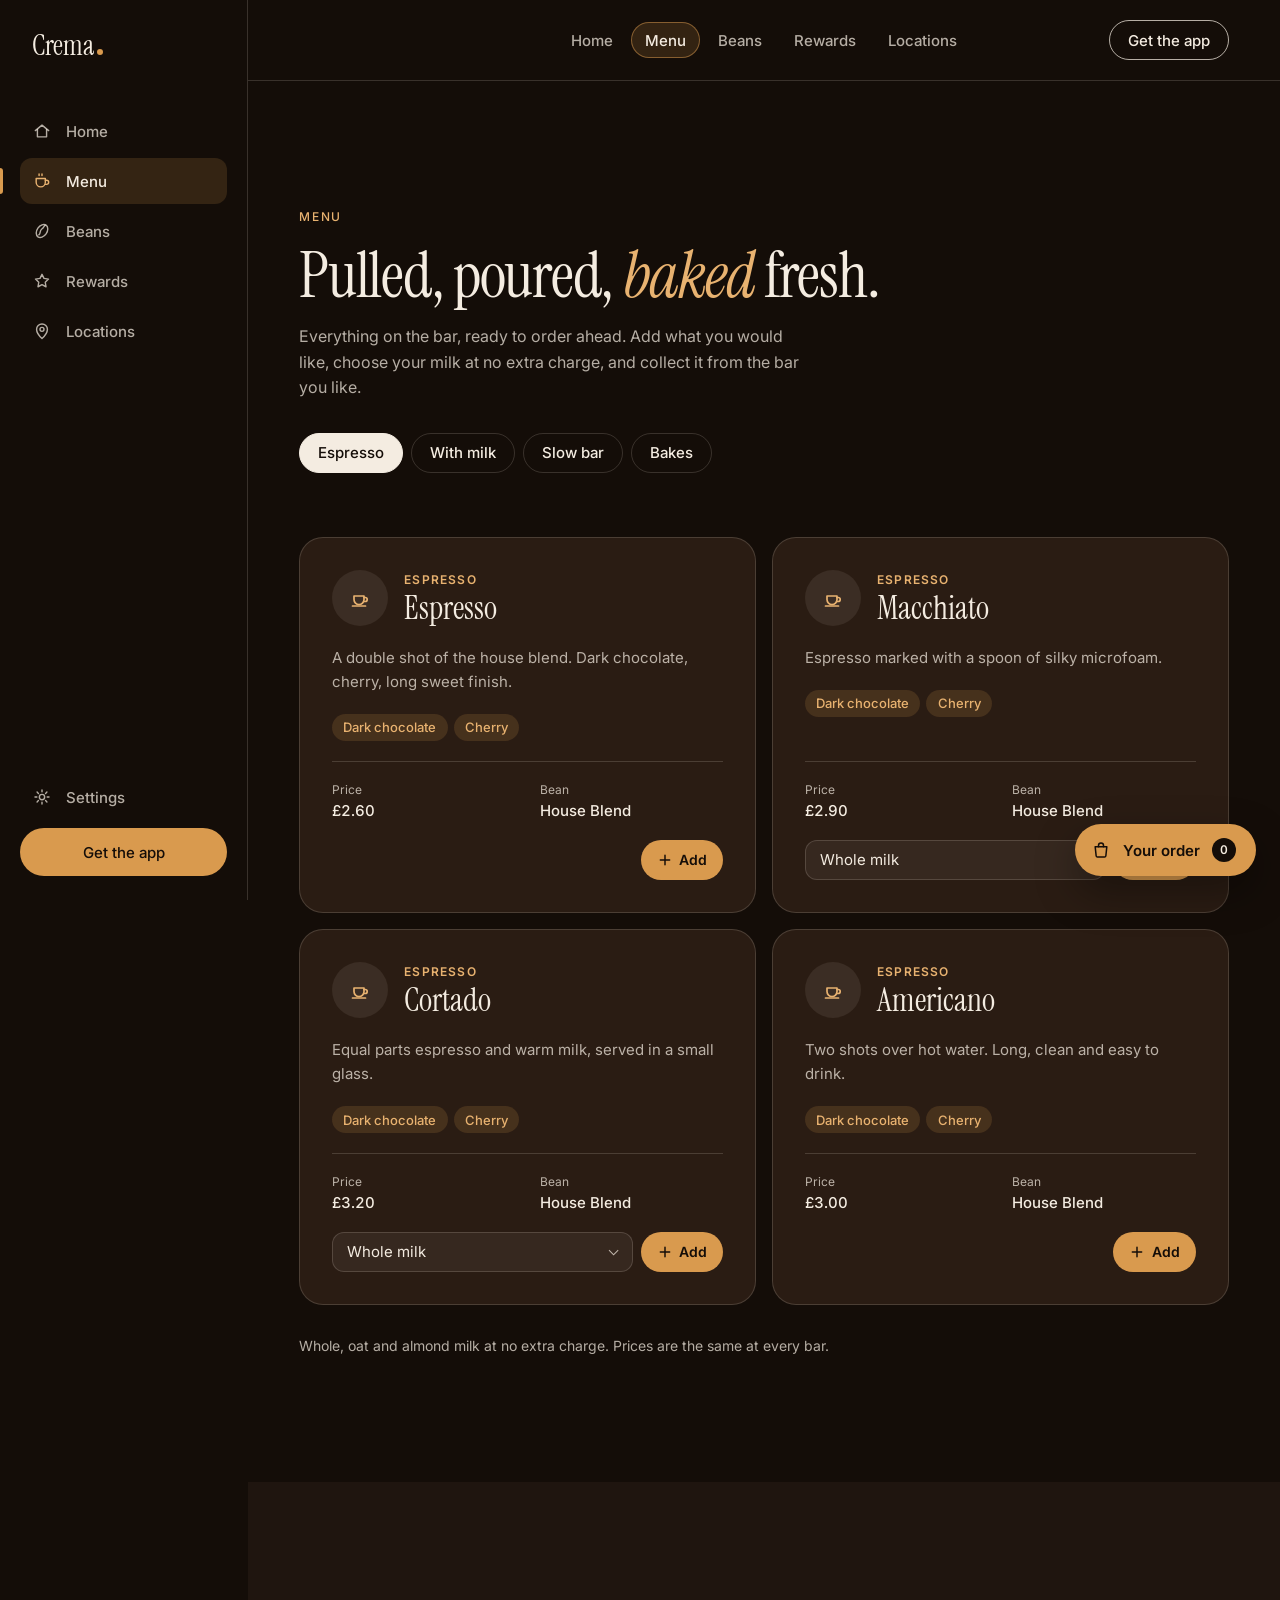
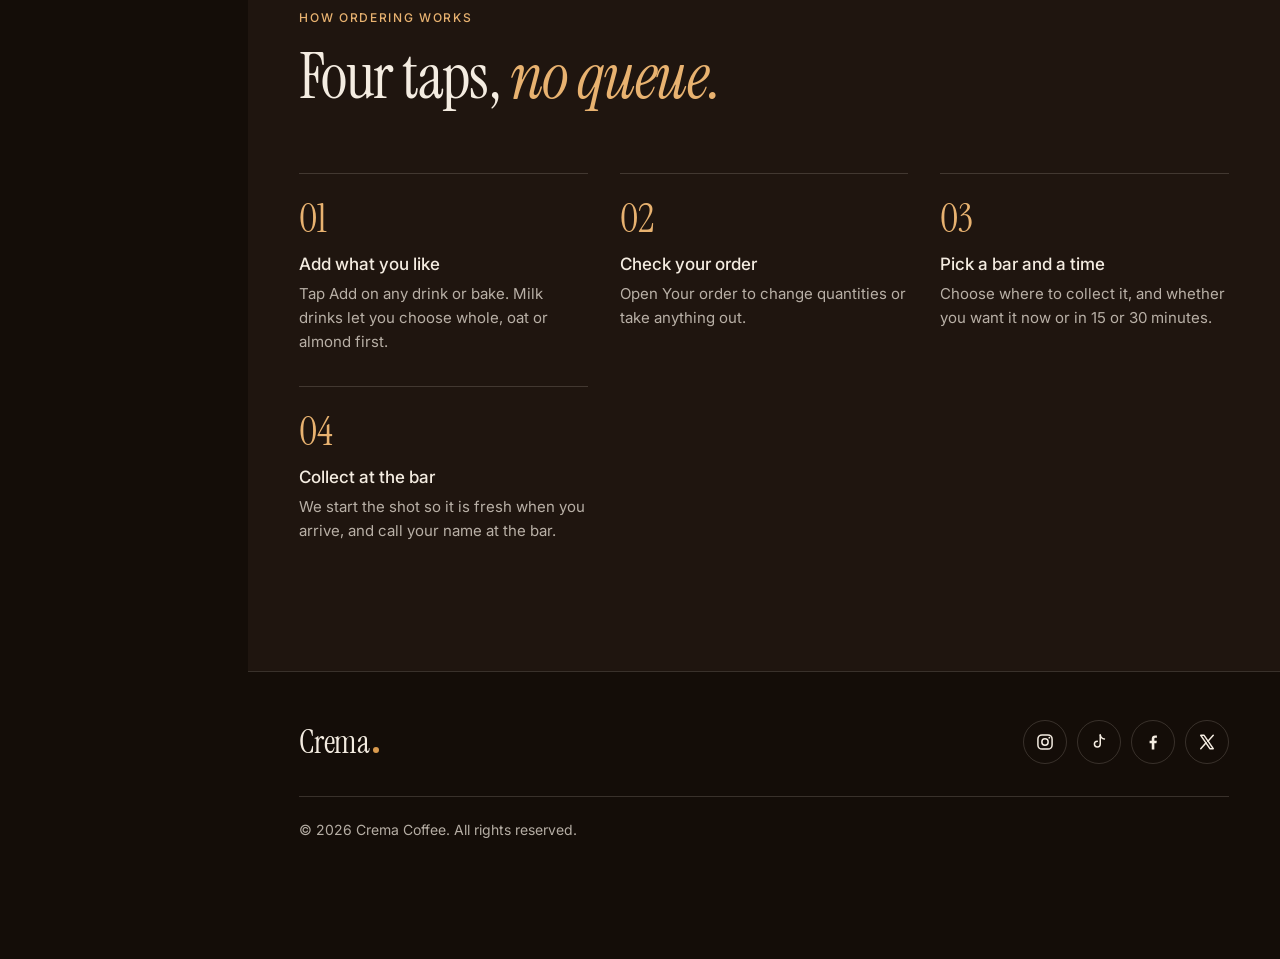
<file: menu.html>
<!doctype html>
<html lang="en">
<head>
<meta charset="utf-8">
<meta name="viewport" content="width=device-width, initial-scale=1">
<title>Menu — Crema</title>
<meta name="description" content="Espresso, milk drinks, slow bar and fresh bakes. Order any of them ahead in the Crema app.">
<link rel="preconnect" href="https://fonts.googleapis.com">
<link rel="preconnect" href="https://fonts.gstatic.com" crossorigin>
<link href="https://fonts.googleapis.com/css2?family=Instrument+Serif:ital@0;1&family=Inter:wght@400;500;600&display=swap" rel="stylesheet">
<link rel="stylesheet" href="styles.css">
<script>
// Runs before first paint: apply saved settings (theme, text size, motion, video)
// so the page never flashes the wrong theme.
try {
  const s = JSON.parse(localStorage.getItem("crema-settings") || "{}");
  const r = document.documentElement;
  if (s.theme === "light") r.dataset.theme = "light";
  if (s.textSize === "large") r.classList.add("text-large");
  if (s.reduceMotion) r.classList.add("reduce-motion");
  if (s.video === false) r.classList.add("no-video");
} catch (e) { /* private mode or a corrupt value: keep the defaults */ }
// A page transition is skipped when the tab is hidden or the window resizes mid-navigation.
// That is expected, so claim its promises on both the outgoing page (pageswap) and the
// incoming one (pagereveal, before first render) so it is never an uncaught error.
const claimTransition = (e) => {
  const t = e.viewTransition;
  if (t) [t.ready, t.finished, t.updateCallbackDone].forEach((p) => p && p.catch(() => {}));
};
addEventListener("pageswap", claimTransition);
addEventListener("pagereveal", claimTransition);
</script>
</head>
<body class="subpage menu-page">

<aside class="sidebar" id="sidebar" aria-label="Site navigation">
  <div class="sidebar-head">
    <a class="nav-brand" href="index.html" aria-label="Crema home">Crema<span class="nav-dot" aria-hidden="true"></span></a>
    <button class="icon-btn sidebar-close" id="sidebarClose" type="button" aria-label="Close menu">
      <svg viewBox="0 0 24 24" aria-hidden="true"><path d="M6 6l12 12M18 6 6 18"/></svg>
    </button>
  </div>
  <nav aria-label="Primary">
    <ul class="side-links">
      <li><a href="index.html"><svg viewBox="0 0 24 24" aria-hidden="true"><path d="M4 11.5 12 5l8 6.5"/><path d="M6.5 10v9h11v-9"/></svg>Home</a></li>
      <li><a href="menu.html" aria-current="page"><svg viewBox="0 0 24 24" aria-hidden="true"><path d="M5 9h11v4.5a5.5 5.5 0 0 1-11 0z"/><path d="M16 11h1.5a2.5 2.5 0 0 1 0 5H16"/><path d="M8.5 3.5v2M12 3.5v2"/></svg>Menu</a></li>
      <li><a href="beans.html"><svg viewBox="0 0 24 24" aria-hidden="true"><ellipse cx="12" cy="12" rx="6" ry="8.5" transform="rotate(35 12 12)"/><path d="M8.2 16.6c2.6-1.6.6-5 3.6-7s2-3.4 4-4.4"/></svg>Beans</a></li>
      <li><a href="rewards.html"><svg viewBox="0 0 24 24" aria-hidden="true"><path d="m12 4 2.4 4.9 5.4.8-3.9 3.8.9 5.4-4.8-2.5-4.8 2.5.9-5.4-3.9-3.8 5.4-.8z"/></svg>Rewards</a></li>
      <li><a href="locations.html"><svg viewBox="0 0 24 24" aria-hidden="true"><path d="M12 21s-6.5-5.6-6.5-11a6.5 6.5 0 0 1 13 0c0 5.4-6.5 11-6.5 11z"/><circle cx="12" cy="10" r="2.4"/></svg>Locations</a></li>
    </ul>
  </nav>
  <div class="sidebar-foot">
    <button class="side-settings" id="settingsToggle" type="button" aria-expanded="false" aria-controls="settingsPanel">
      <svg viewBox="0 0 24 24" aria-hidden="true"><circle cx="12" cy="12" r="3.2"/><path d="M12 3.6v2.2M12 18.2v2.2M20.4 12h-2.2M5.8 12H3.6M17.9 6.1l-1.6 1.6M7.7 16.3l-1.6 1.6M17.9 17.9l-1.6-1.6M7.7 7.7 6.1 6.1"/></svg>Settings
    </button>
    <a class="btn btn-primary" href="index.html">Get the app</a>
  </div>
</aside>
<div class="sidebar-scrim" id="sidebarScrim" hidden></div>
<div class="settings-panel" id="settingsPanel" role="dialog" aria-labelledby="settingsTitle" hidden>
  <div class="settings-head">
    <h2 id="settingsTitle">Settings</h2>
    <button class="icon-btn" id="settingsClose" type="button" aria-label="Close settings">
      <svg viewBox="0 0 24 24" aria-hidden="true"><path d="M6 6l12 12M18 6 6 18"/></svg>
    </button>
  </div>
  <ul class="settings-list">
    <li>
      <div>
        <p class="settings-name">Theme</p>
        <p class="settings-hint">Dark espresso or light cream.</p>
      </div>
      <div class="seg" id="setTheme" role="group" aria-label="Theme">
        <button type="button" data-theme-choice="dark" aria-pressed="true">Dark</button>
        <button type="button" data-theme-choice="light" aria-pressed="false">Light</button>
      </div>
    </li>
    <li>
      <div>
        <p class="settings-name">Background video</p>
        <p class="settings-hint">Play the espresso film behind the home page.</p>
      </div>
      <button class="switch" id="setVideo" type="button" role="switch" aria-checked="true" aria-label="Background video"><span aria-hidden="true"></span></button>
    </li>
    <li>
      <div>
        <p class="settings-name">Reduce motion</p>
        <p class="settings-hint">Turn off fades, page transitions and hover movement.</p>
      </div>
      <button class="switch" id="setMotion" type="button" role="switch" aria-checked="false" aria-label="Reduce motion"><span aria-hidden="true"></span></button>
    </li>
    <li>
      <div>
        <p class="settings-name">Text size</p>
        <p class="settings-hint">Make everything a step larger.</p>
      </div>
      <div class="seg" id="setText" role="group" aria-label="Text size">
        <button type="button" data-size="normal" aria-pressed="true">Normal</button>
        <button type="button" data-size="large" aria-pressed="false">Large</button>
      </div>
    </li>
  </ul>
  <p class="settings-note">Saved on this device only.</p>
</div>

<div class="page">
  <header class="topbar" id="topbar">
    <a class="nav-brand topbar-brand" href="index.html" aria-label="Crema home">Crema<span class="nav-dot" aria-hidden="true"></span></a>
    <ul class="top-links" aria-label="Pages">
      <li><a href="index.html">Home</a></li>
      <li><a href="menu.html" aria-current="page"><span class="top-indicator" aria-hidden="true"></span>Menu</a></li>
      <li><a href="beans.html">Beans</a></li>
      <li><a href="rewards.html">Rewards</a></li>
      <li><a href="locations.html">Locations</a></li>
    </ul>
    <a class="btn btn-outline topbar-cta" href="index.html">Get the app</a>
    <button class="icon-btn menu-toggle" id="menuToggle" type="button" aria-expanded="false" aria-controls="sidebar" aria-label="Open menu">
      <svg viewBox="0 0 24 24" aria-hidden="true"><path d="M4 7h16M4 12h16M4 17h10"/></svg>
    </button>
  </header>

<main>
  <section class="section section-light" aria-labelledby="menuTitle">
    <div class="section-inner" data-reveal-group>
      <div class="section-head">
        <div data-reveal>
          <p class="eyebrow">Menu</p>
          <h1 class="section-title" id="menuTitle">Pulled, poured, <em>baked</em> fresh.</h1>
          <p class="section-lede">Everything on the bar, ready to order ahead. Add what you would like, choose your milk at no extra charge, and collect it from the bar you like.</p>
        </div>
        <div class="tabs" role="tablist" aria-label="Menu categories" id="menuTabs" data-reveal>
          <button class="tab" type="button" role="tab" aria-selected="true" aria-controls="menuList" data-category="espresso">Espresso</button>
          <button class="tab" type="button" role="tab" aria-selected="false" aria-controls="menuList" data-category="milk" tabindex="-1">With milk</button>
          <button class="tab" type="button" role="tab" aria-selected="false" aria-controls="menuList" data-category="slow" tabindex="-1">Slow bar</button>
          <button class="tab" type="button" role="tab" aria-selected="false" aria-controls="menuList" data-category="bakes" tabindex="-1">Bakes</button>
        </div>
      </div>

      <ul class="menu-list" id="menuList" role="tabpanel" data-reveal>
        <li class="menu-item" data-category="espresso" data-id="espresso" data-name="Espresso" data-price="260">
          <div class="menu-top">
            <span class="menu-art" aria-hidden="true"><svg viewBox="0 0 24 24"><path d="M6 10h10v3.5a5 5 0 0 1-10 0z"/><path d="M16 11.5h1.2a2 2 0 0 1 0 4H16"/><path d="M4.5 20h13"/></svg></span>
            <div>
              <p class="menu-origin">Espresso</p>
              <h2>Espresso</h2>
            </div>
          </div>
          <p class="menu-desc">A double shot of the house blend. Dark chocolate, cherry, long sweet finish.</p>
          <ul class="menu-notes" aria-label="Notes"><li>Dark chocolate</li><li>Cherry</li></ul>
          <dl class="menu-facts">
            <div><dt>Price</dt><dd class="menu-price">£2.60</dd></div>
            <div><dt>Bean</dt><dd>House Blend</dd></div>
          </dl>
          <div class="menu-actions">
            <button class="add-btn" type="button" aria-label="Add Espresso to your order"><svg viewBox="0 0 24 24" aria-hidden="true"><path d="M12 5v14M5 12h14"/></svg>Add</button>
          </div>
        </li>
        <li class="menu-item" data-category="espresso" data-id="macchiato" data-name="Macchiato" data-price="290">
          <div class="menu-top">
            <span class="menu-art" aria-hidden="true"><svg viewBox="0 0 24 24"><path d="M6 10h10v3.5a5 5 0 0 1-10 0z"/><path d="M16 11.5h1.2a2 2 0 0 1 0 4H16"/><path d="M4.5 20h13"/></svg></span>
            <div>
              <p class="menu-origin">Espresso</p>
              <h2>Macchiato</h2>
            </div>
          </div>
          <p class="menu-desc">Espresso marked with a spoon of silky microfoam.</p>
          <ul class="menu-notes" aria-label="Notes"><li>Dark chocolate</li><li>Cherry</li></ul>
          <dl class="menu-facts">
            <div><dt>Price</dt><dd class="menu-price">£2.90</dd></div>
            <div><dt>Bean</dt><dd>House Blend</dd></div>
          </dl>
          <div class="menu-actions">
            <label class="select"><span class="visually-hidden">Milk for Macchiato</span><select data-milk><option>Whole milk</option><option>Oat milk</option><option>Almond milk</option></select></label>
            <button class="add-btn" type="button" aria-label="Add Macchiato to your order"><svg viewBox="0 0 24 24" aria-hidden="true"><path d="M12 5v14M5 12h14"/></svg>Add</button>
          </div>
        </li>
        <li class="menu-item" data-category="espresso" data-id="cortado" data-name="Cortado" data-price="320">
          <div class="menu-top">
            <span class="menu-art" aria-hidden="true"><svg viewBox="0 0 24 24"><path d="M6 10h10v3.5a5 5 0 0 1-10 0z"/><path d="M16 11.5h1.2a2 2 0 0 1 0 4H16"/><path d="M4.5 20h13"/></svg></span>
            <div>
              <p class="menu-origin">Espresso</p>
              <h2>Cortado</h2>
            </div>
          </div>
          <p class="menu-desc">Equal parts espresso and warm milk, served in a small glass.</p>
          <ul class="menu-notes" aria-label="Notes"><li>Dark chocolate</li><li>Cherry</li></ul>
          <dl class="menu-facts">
            <div><dt>Price</dt><dd class="menu-price">£3.20</dd></div>
            <div><dt>Bean</dt><dd>House Blend</dd></div>
          </dl>
          <div class="menu-actions">
            <label class="select"><span class="visually-hidden">Milk for Cortado</span><select data-milk><option>Whole milk</option><option>Oat milk</option><option>Almond milk</option></select></label>
            <button class="add-btn" type="button" aria-label="Add Cortado to your order"><svg viewBox="0 0 24 24" aria-hidden="true"><path d="M12 5v14M5 12h14"/></svg>Add</button>
          </div>
        </li>
        <li class="menu-item" data-category="espresso" data-id="americano" data-name="Americano" data-price="300">
          <div class="menu-top">
            <span class="menu-art" aria-hidden="true"><svg viewBox="0 0 24 24"><path d="M6 10h10v3.5a5 5 0 0 1-10 0z"/><path d="M16 11.5h1.2a2 2 0 0 1 0 4H16"/><path d="M4.5 20h13"/></svg></span>
            <div>
              <p class="menu-origin">Espresso</p>
              <h2>Americano</h2>
            </div>
          </div>
          <p class="menu-desc">Two shots over hot water. Long, clean and easy to drink.</p>
          <ul class="menu-notes" aria-label="Notes"><li>Dark chocolate</li><li>Cherry</li></ul>
          <dl class="menu-facts">
            <div><dt>Price</dt><dd class="menu-price">£3.00</dd></div>
            <div><dt>Bean</dt><dd>House Blend</dd></div>
          </dl>
          <div class="menu-actions">
            <button class="add-btn" type="button" aria-label="Add Americano to your order"><svg viewBox="0 0 24 24" aria-hidden="true"><path d="M12 5v14M5 12h14"/></svg>Add</button>
          </div>
        </li>

        <li class="menu-item" data-category="milk" data-id="flat-white" data-name="Flat white" data-price="340">
          <div class="menu-top">
            <span class="menu-art" aria-hidden="true"><svg viewBox="0 0 24 24"><path d="M7 4h10l-1.2 15.2a1.5 1.5 0 0 1-1.5 1.3H9.7a1.5 1.5 0 0 1-1.5-1.3z"/><path d="M7.6 9.5c1.5 1 3 1 4.4 0s2.9-1 4.4 0"/></svg></span>
            <div>
              <p class="menu-origin">With milk</p>
              <h2>Flat white</h2>
            </div>
          </div>
          <p class="menu-desc">Double ristretto with thin, glossy milk. The one most people order.</p>
          <ul class="menu-notes" aria-label="Notes"><li>House favourite</li><li>Dark chocolate</li><li>Cherry</li></ul>
          <dl class="menu-facts">
            <div><dt>Price</dt><dd class="menu-price">£3.40</dd></div>
            <div><dt>Bean</dt><dd>House Blend</dd></div>
          </dl>
          <div class="menu-actions">
            <label class="select"><span class="visually-hidden">Milk for Flat white</span><select data-milk><option>Whole milk</option><option>Oat milk</option><option>Almond milk</option></select></label>
            <button class="add-btn" type="button" aria-label="Add Flat white to your order"><svg viewBox="0 0 24 24" aria-hidden="true"><path d="M12 5v14M5 12h14"/></svg>Add</button>
          </div>
        </li>
        <li class="menu-item" data-category="milk" data-id="cappuccino" data-name="Cappuccino" data-price="350">
          <div class="menu-top">
            <span class="menu-art" aria-hidden="true"><svg viewBox="0 0 24 24"><path d="M7 4h10l-1.2 15.2a1.5 1.5 0 0 1-1.5 1.3H9.7a1.5 1.5 0 0 1-1.5-1.3z"/><path d="M7.6 9.5c1.5 1 3 1 4.4 0s2.9-1 4.4 0"/></svg></span>
            <div>
              <p class="menu-origin">With milk</p>
              <h2>Cappuccino</h2>
            </div>
          </div>
          <p class="menu-desc">Espresso under a deep, airy cap of foam. Cocoa on request.</p>
          <ul class="menu-notes" aria-label="Notes"><li>Dark chocolate</li><li>Cherry</li></ul>
          <dl class="menu-facts">
            <div><dt>Price</dt><dd class="menu-price">£3.50</dd></div>
            <div><dt>Bean</dt><dd>House Blend</dd></div>
          </dl>
          <div class="menu-actions">
            <label class="select"><span class="visually-hidden">Milk for Cappuccino</span><select data-milk><option>Whole milk</option><option>Oat milk</option><option>Almond milk</option></select></label>
            <button class="add-btn" type="button" aria-label="Add Cappuccino to your order"><svg viewBox="0 0 24 24" aria-hidden="true"><path d="M12 5v14M5 12h14"/></svg>Add</button>
          </div>
        </li>
        <li class="menu-item" data-category="milk" data-id="oat-latte" data-name="Oat latte" data-price="370">
          <div class="menu-top">
            <span class="menu-art" aria-hidden="true"><svg viewBox="0 0 24 24"><path d="M7 4h10l-1.2 15.2a1.5 1.5 0 0 1-1.5 1.3H9.7a1.5 1.5 0 0 1-1.5-1.3z"/><path d="M7.6 9.5c1.5 1 3 1 4.4 0s2.9-1 4.4 0"/></svg></span>
            <div>
              <p class="menu-origin">With milk</p>
              <h2>Oat latte</h2>
            </div>
          </div>
          <p class="menu-desc">Our house blend with barista oat milk, steamed smooth.</p>
          <ul class="menu-notes" aria-label="Notes"><li>Dark chocolate</li><li>Cherry</li></ul>
          <dl class="menu-facts">
            <div><dt>Price</dt><dd class="menu-price">£3.70</dd></div>
            <div><dt>Bean</dt><dd>House Blend</dd></div>
          </dl>
          <div class="menu-actions">
            <button class="add-btn" type="button" aria-label="Add Oat latte to your order"><svg viewBox="0 0 24 24" aria-hidden="true"><path d="M12 5v14M5 12h14"/></svg>Add</button>
          </div>
        </li>
        <li class="menu-item" data-category="milk" data-id="mocha" data-name="Mocha" data-price="390">
          <div class="menu-top">
            <span class="menu-art" aria-hidden="true"><svg viewBox="0 0 24 24"><path d="M7 4h10l-1.2 15.2a1.5 1.5 0 0 1-1.5 1.3H9.7a1.5 1.5 0 0 1-1.5-1.3z"/><path d="M7.6 9.5c1.5 1 3 1 4.4 0s2.9-1 4.4 0"/></svg></span>
            <div>
              <p class="menu-origin">With milk</p>
              <h2>Mocha</h2>
            </div>
          </div>
          <p class="menu-desc">Espresso, 70% dark chocolate and steamed milk.</p>
          <ul class="menu-notes" aria-label="Notes"><li>Dark chocolate</li><li>Cherry</li></ul>
          <dl class="menu-facts">
            <div><dt>Price</dt><dd class="menu-price">£3.90</dd></div>
            <div><dt>Bean</dt><dd>House Blend</dd></div>
          </dl>
          <div class="menu-actions">
            <label class="select"><span class="visually-hidden">Milk for Mocha</span><select data-milk><option>Whole milk</option><option>Oat milk</option><option>Almond milk</option></select></label>
            <button class="add-btn" type="button" aria-label="Add Mocha to your order"><svg viewBox="0 0 24 24" aria-hidden="true"><path d="M12 5v14M5 12h14"/></svg>Add</button>
          </div>
        </li>

        <li class="menu-item" data-category="slow" data-id="v60" data-name="V60 pour-over" data-price="420">
          <div class="menu-top">
            <span class="menu-art" aria-hidden="true"><svg viewBox="0 0 24 24"><path d="M5 5h14l-5 7h-4z"/><path d="M12 12v3"/><path d="M7 16h10v3.5H7z"/></svg></span>
            <div>
              <p class="menu-origin">Slow bar</p>
              <h2>V60 pour-over</h2>
            </div>
          </div>
          <p class="menu-desc">A single origin brewed by hand. The coffee changes every week.</p>
          <ul class="menu-notes" aria-label="Notes"><li>Jasmine</li><li>Lemon</li></ul>
          <dl class="menu-facts">
            <div><dt>Price</dt><dd class="menu-price">£4.20</dd></div>
            <div><dt>Bean</dt><dd>Yirgacheffe</dd></div>
          </dl>
          <div class="menu-actions">
            <button class="add-btn" type="button" aria-label="Add V60 pour-over to your order"><svg viewBox="0 0 24 24" aria-hidden="true"><path d="M12 5v14M5 12h14"/></svg>Add</button>
          </div>
        </li>
        <li class="menu-item" data-category="slow" data-id="batch-brew" data-name="Batch brew" data-price="280">
          <div class="menu-top">
            <span class="menu-art" aria-hidden="true"><svg viewBox="0 0 24 24"><path d="M5 5h14l-5 7h-4z"/><path d="M12 12v3"/><path d="M7 16h10v3.5H7z"/></svg></span>
            <div>
              <p class="menu-origin">Slow bar</p>
              <h2>Batch brew</h2>
            </div>
          </div>
          <p class="menu-desc">Filter coffee, brewed fresh every thirty minutes.</p>
          <ul class="menu-notes" aria-label="Notes"><li>Caramel</li><li>Red apple</li></ul>
          <dl class="menu-facts">
            <div><dt>Price</dt><dd class="menu-price">£2.80</dd></div>
            <div><dt>Bean</dt><dd>Huila</dd></div>
          </dl>
          <div class="menu-actions">
            <button class="add-btn" type="button" aria-label="Add Batch brew to your order"><svg viewBox="0 0 24 24" aria-hidden="true"><path d="M12 5v14M5 12h14"/></svg>Add</button>
          </div>
        </li>
        <li class="menu-item" data-category="slow" data-id="cold-brew" data-name="Cold brew" data-price="380">
          <div class="menu-top">
            <span class="menu-art" aria-hidden="true"><svg viewBox="0 0 24 24"><path d="M5 5h14l-5 7h-4z"/><path d="M12 12v3"/><path d="M7 16h10v3.5H7z"/></svg></span>
            <div>
              <p class="menu-origin">Slow bar</p>
              <h2>Cold brew</h2>
            </div>
          </div>
          <p class="menu-desc">Steeped for eighteen hours and served over ice.</p>
          <ul class="menu-notes" aria-label="Notes"><li>Blackcurrant</li><li>Grapefruit</li></ul>
          <dl class="menu-facts">
            <div><dt>Price</dt><dd class="menu-price">£3.80</dd></div>
            <div><dt>Bean</dt><dd>Nyeri</dd></div>
          </dl>
          <div class="menu-actions">
            <button class="add-btn" type="button" aria-label="Add Cold brew to your order"><svg viewBox="0 0 24 24" aria-hidden="true"><path d="M12 5v14M5 12h14"/></svg>Add</button>
          </div>
        </li>
        <li class="menu-item" data-category="slow" data-id="espresso-tonic" data-name="Espresso tonic" data-price="400">
          <div class="menu-top">
            <span class="menu-art" aria-hidden="true"><svg viewBox="0 0 24 24"><path d="M5 5h14l-5 7h-4z"/><path d="M12 12v3"/><path d="M7 16h10v3.5H7z"/></svg></span>
            <div>
              <p class="menu-origin">Slow bar</p>
              <h2>Espresso tonic</h2>
            </div>
          </div>
          <p class="menu-desc">A double shot over tonic, ice and a twist of orange.</p>
          <ul class="menu-notes" aria-label="Notes"><li>Seasonal</li><li>Blackcurrant</li><li>Grapefruit</li></ul>
          <dl class="menu-facts">
            <div><dt>Price</dt><dd class="menu-price">£4.00</dd></div>
            <div><dt>Bean</dt><dd>Nyeri</dd></div>
          </dl>
          <div class="menu-actions">
            <button class="add-btn" type="button" aria-label="Add Espresso tonic to your order"><svg viewBox="0 0 24 24" aria-hidden="true"><path d="M12 5v14M5 12h14"/></svg>Add</button>
          </div>
        </li>

        <li class="menu-item" data-category="bakes" data-id="croissant" data-name="Butter croissant" data-price="290">
          <div class="menu-top">
            <span class="menu-art" aria-hidden="true"><svg viewBox="0 0 24 24"><path d="M4 15c3-6.5 13-6.5 16 0-2.5 2-5.5 3-8 3s-5.5-1-8-3z"/><path d="M8.5 13.6 7 10.2M12 12.9V9.2M15.5 13.6 17 10.2"/></svg></span>
            <div>
              <p class="menu-origin">Baked today</p>
              <h2>Butter croissant</h2>
            </div>
          </div>
          <p class="menu-desc">Laminated in-house every morning and baked through the day.</p>
          <ul class="menu-notes" aria-label="Notes"><li>Buttery</li><li>Flaky</li></ul>
          <dl class="menu-facts">
            <div><dt>Price</dt><dd class="menu-price">£2.90</dd></div>
            <div><dt>Pairs with</dt><dd>Flat white</dd></div>
          </dl>
          <div class="menu-actions">
            <button class="add-btn" type="button" aria-label="Add Butter croissant to your order"><svg viewBox="0 0 24 24" aria-hidden="true"><path d="M12 5v14M5 12h14"/></svg>Add</button>
          </div>
        </li>
        <li class="menu-item" data-category="bakes" data-id="cardamom-bun" data-name="Cardamom bun" data-price="340">
          <div class="menu-top">
            <span class="menu-art" aria-hidden="true"><svg viewBox="0 0 24 24"><path d="M4 15c3-6.5 13-6.5 16 0-2.5 2-5.5 3-8 3s-5.5-1-8-3z"/><path d="M8.5 13.6 7 10.2M12 12.9V9.2M15.5 13.6 17 10.2"/></svg></span>
            <div>
              <p class="menu-origin">Baked today</p>
              <h2>Cardamom bun</h2>
            </div>
          </div>
          <p class="menu-desc">Soft, knotted and rolled in cardamom sugar.</p>
          <ul class="menu-notes" aria-label="Notes"><li>Spiced</li><li>Sweet</li></ul>
          <dl class="menu-facts">
            <div><dt>Price</dt><dd class="menu-price">£3.40</dd></div>
            <div><dt>Pairs with</dt><dd>Espresso</dd></div>
          </dl>
          <div class="menu-actions">
            <button class="add-btn" type="button" aria-label="Add Cardamom bun to your order"><svg viewBox="0 0 24 24" aria-hidden="true"><path d="M12 5v14M5 12h14"/></svg>Add</button>
          </div>
        </li>
        <li class="menu-item" data-category="bakes" data-id="banana-bread" data-name="Banana bread" data-price="310">
          <div class="menu-top">
            <span class="menu-art" aria-hidden="true"><svg viewBox="0 0 24 24"><path d="M4 15c3-6.5 13-6.5 16 0-2.5 2-5.5 3-8 3s-5.5-1-8-3z"/><path d="M8.5 13.6 7 10.2M12 12.9V9.2M15.5 13.6 17 10.2"/></svg></span>
            <div>
              <p class="menu-origin">Baked today</p>
              <h2>Banana bread</h2>
            </div>
          </div>
          <p class="menu-desc">A thick slice, toasted, with a little salted butter on the side.</p>
          <ul class="menu-notes" aria-label="Notes"><li>Vegan</li><li>Toasted</li></ul>
          <dl class="menu-facts">
            <div><dt>Price</dt><dd class="menu-price">£3.10</dd></div>
            <div><dt>Pairs with</dt><dd>Batch brew</dd></div>
          </dl>
          <div class="menu-actions">
            <button class="add-btn" type="button" aria-label="Add Banana bread to your order"><svg viewBox="0 0 24 24" aria-hidden="true"><path d="M12 5v14M5 12h14"/></svg>Add</button>
          </div>
        </li>
        <li class="menu-item" data-category="bakes" data-id="financier" data-name="Almond financier" data-price="260">
          <div class="menu-top">
            <span class="menu-art" aria-hidden="true"><svg viewBox="0 0 24 24"><path d="M4 15c3-6.5 13-6.5 16 0-2.5 2-5.5 3-8 3s-5.5-1-8-3z"/><path d="M8.5 13.6 7 10.2M12 12.9V9.2M15.5 13.6 17 10.2"/></svg></span>
            <div>
              <p class="menu-origin">Baked today</p>
              <h2>Almond financier</h2>
            </div>
          </div>
          <p class="menu-desc">Brown-butter almond cake with a crisp edge.</p>
          <ul class="menu-notes" aria-label="Notes"><li>Nutty</li><li>Crisp edge</li></ul>
          <dl class="menu-facts">
            <div><dt>Price</dt><dd class="menu-price">£2.60</dd></div>
            <div><dt>Pairs with</dt><dd>Cortado</dd></div>
          </dl>
          <div class="menu-actions">
            <button class="add-btn" type="button" aria-label="Add Almond financier to your order"><svg viewBox="0 0 24 24" aria-hidden="true"><path d="M12 5v14M5 12h14"/></svg>Add</button>
          </div>
        </li>
      </ul>
      <p class="menu-note" data-reveal>Whole, oat and almond milk at no extra charge. Prices are the same at every bar.</p>
    </div>
  </section>

  <section class="section section-dark" aria-labelledby="howTitle">
    <div class="section-inner" data-reveal-group>
      <div class="section-head">
        <div data-reveal>
          <p class="eyebrow">How ordering works</p>
          <h2 class="section-title" id="howTitle">Four taps, <em>no queue.</em></h2>
        </div>
      </div>

      <ol class="journey" data-reveal>
        <li><h3>Add what you like</h3><p>Tap Add on any drink or bake. Milk drinks let you choose whole, oat or almond first.</p></li>
        <li><h3>Check your order</h3><p>Open Your order to change quantities or take anything out.</p></li>
        <li><h3>Pick a bar and a time</h3><p>Choose where to collect it, and whether you want it now or in 15 or 30 minutes.</p></li>
        <li><h3>Collect at the bar</h3><p>We start the shot so it is fresh when you arrive, and call your name at the bar.</p></li>
      </ol>
    </div>
  </section>
</main>

<footer class="footer">
  <div class="footer-inner">
    <a class="nav-brand" href="index.html" aria-label="Crema home">Crema<span class="nav-dot" aria-hidden="true"></span></a>
    <ul class="socials" aria-label="Crema on social media">
      <li><a href="#" aria-label="Instagram"><svg viewBox="0 0 24 24" aria-hidden="true"><rect x="3.5" y="3.5" width="17" height="17" rx="5"/><circle cx="12" cy="12" r="3.8"/><circle cx="17.2" cy="6.8" r="1.1" class="fill"/></svg></a></li>
      <li><a href="#" aria-label="TikTok"><svg viewBox="0 0 24 24" aria-hidden="true"><path d="M13.5 3.5v11a3.5 3.5 0 1 1-3.5-3.5"/><path d="M13.5 3.5c.5 2.7 2.4 4.6 5 4.9"/></svg></a></li>
      <li><a href="#" aria-label="Facebook"><svg viewBox="0 0 24 24" aria-hidden="true"><path class="fill" d="M13.6 21v-7.6h2.6l.4-3h-3V8.5c0-.9.3-1.5 1.5-1.5h1.6V4.3c-.3 0-1.2-.1-2.3-.1-2.3 0-3.9 1.4-3.9 4v2.2H7.9v3h2.6V21h3.1z"/></svg></a></li>
      <li><a href="#" aria-label="X"><svg viewBox="0 0 24 24" aria-hidden="true"><path d="M4.5 4h4l11 16h-4z"/><path d="M19.5 4l-6.4 7M10.9 13 4.5 20"/></svg></a></li>
    </ul>
  </div>
  <div class="footer-bottom">
    <p>© <span data-year>2026</span> Crema Coffee. All rights reserved.</p>
  </div>
</footer>
</div>

<!-- Ordering: floating order button + cart drawer (demo only, nothing is sent) -->
<button class="cart-fab" id="cartOpen" type="button" aria-controls="cart" aria-expanded="false">
  <svg viewBox="0 0 24 24" aria-hidden="true"><path d="M5 8h14l-1.2 11.2a1.5 1.5 0 0 1-1.5 1.3H7.7a1.5 1.5 0 0 1-1.5-1.3z"/><path d="M9 8V6.5a3 3 0 0 1 6 0V8"/></svg><span>Your order</span><span class="cart-count" id="cartCount">0</span>
</button>
<p class="visually-hidden" id="cartStatus" role="status" aria-live="polite"></p>
<div class="cart-scrim" id="cartScrim" hidden></div>
<aside class="cart" id="cart" role="dialog" aria-modal="true" aria-labelledby="cartTitle">
  <div class="cart-head">
    <h2 id="cartTitle">Your order</h2>
    <button class="icon-btn" id="cartClose" type="button" aria-label="Close your order"><svg viewBox="0 0 24 24" aria-hidden="true"><path d="M6 6l12 12M18 6 6 18"/></svg></button>
  </div>

  <div class="cart-view" id="cartView">
    <div class="cart-body">
      <ul class="cart-lines" id="cartLines"></ul>
      <p class="cart-empty" id="cartEmpty">Nothing here yet. Tap Add on a drink or a bake to start your order.</p>
    </div>

    <form class="cart-form" id="cartForm" novalidate>
      <div class="field">
        <label class="field-label" for="orderName">Name for the order</label>
        <input class="input" id="orderName" name="name" autocomplete="given-name" placeholder="So the barista can call you">
      </div>
      <div class="field">
        <label class="field-label" for="orderBar">Pick up at</label>
        <span class="select"><select id="orderBar" name="bar"><option>Soho</option><option>Shoreditch</option><option>King's Cross</option><option>Borough</option><option>Peckham</option><option>Notting Hill</option></select></span>
      </div>
      <fieldset class="cart-when-field">
        <legend class="field-label">When</legend>
        <div class="cart-when">
          <label><input type="radio" name="when" value="5" checked><span>ASAP</span></label>
          <label><input type="radio" name="when" value="15"><span>In 15 min</span></label>
          <label><input type="radio" name="when" value="30"><span>In 30 min</span></label>
        </div>
      </fieldset>
      <div class="cart-total"><span>Total</span><strong id="cartTotal">£0.00</strong></div>
      <p class="cart-error" id="cartError" role="alert"></p>
      <button class="btn btn-primary" type="submit">Place order</button>
      <p class="cart-note">Demo only: no payment is taken and the order is not sent anywhere.</p>
    </form>
  </div>

  <div class="cart-done" id="cartDone" tabindex="-1" hidden>
    <div class="done-mark" aria-hidden="true"></div>
    <h3>Order placed</h3>
    <p class="done-number" id="doneNumber"></p>
    <dl class="done-facts">
      <div><dt>Name</dt><dd id="doneName"></dd></div>
      <div><dt>Pick up at</dt><dd id="doneBar"></dd></div>
      <div><dt>Ready around</dt><dd id="doneTime"></dd></div>
      <div><dt>Total</dt><dd id="doneTotal"></dd></div>
    </dl>
    <ul class="done-items" id="doneItems"></ul>
    <button class="btn btn-primary" id="newOrder" type="button">Start a new order</button>
    <p class="cart-note">Demo only: this order was not sent anywhere.</p>
  </div>
</aside>

<script src="script.js"></script>
</body>
</html>
</file>
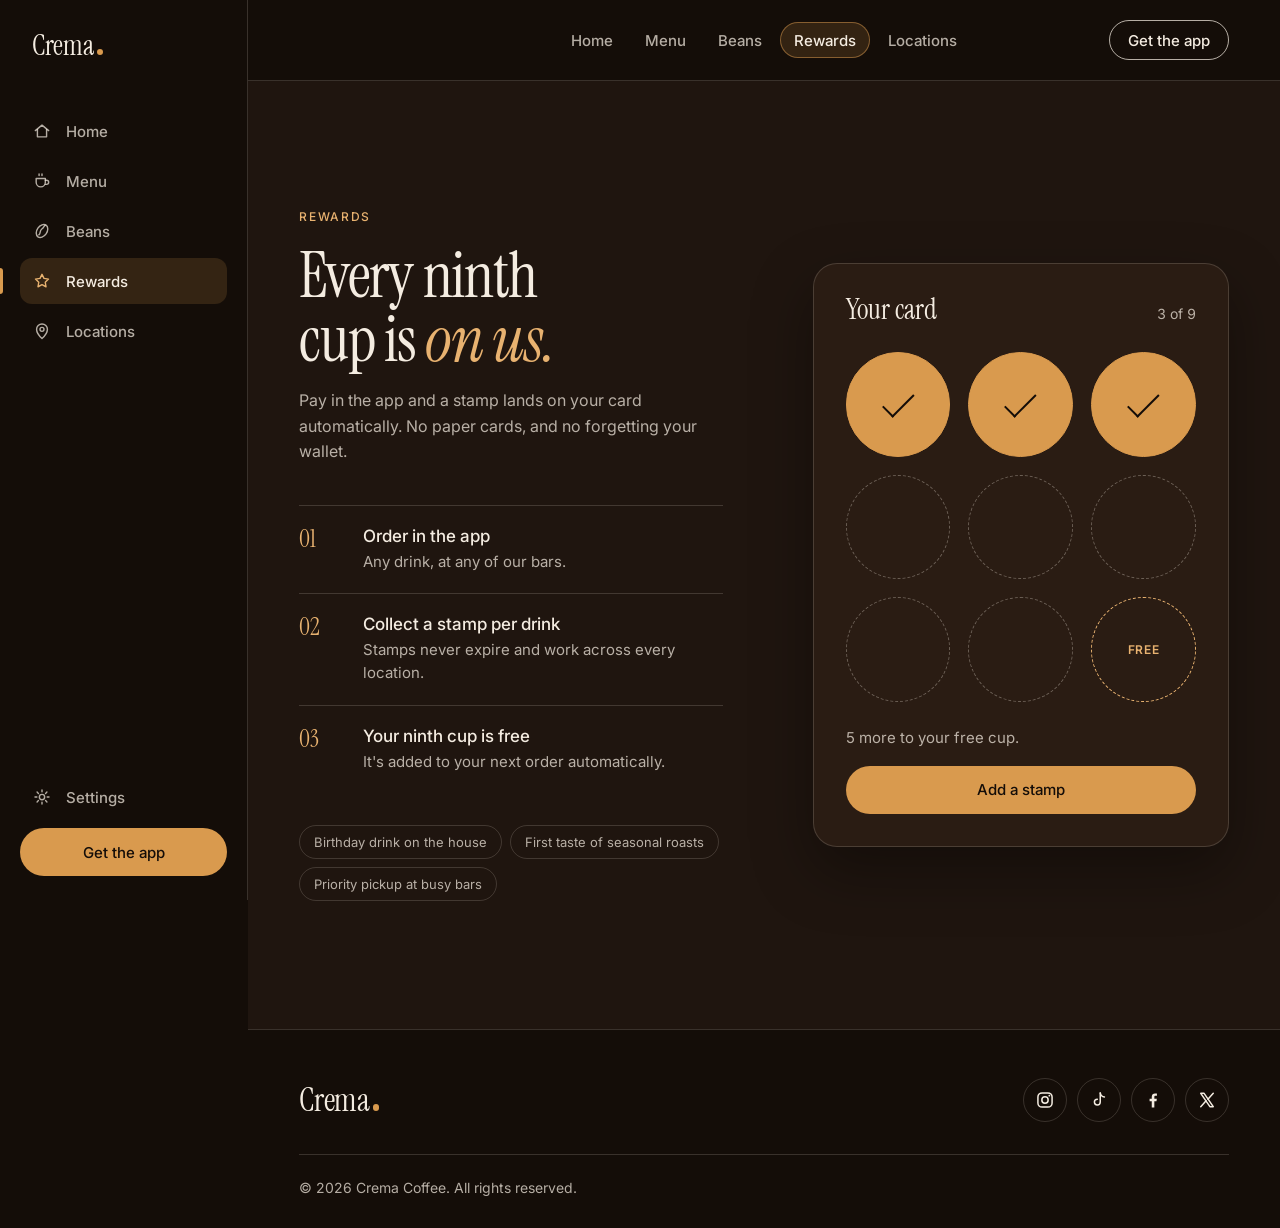
<file: rewards.html>
<!doctype html>
<html lang="en">
<head>
<meta charset="utf-8">
<meta name="viewport" content="width=device-width, initial-scale=1">
<title>Rewards — Crema</title>
<meta name="description" content="Collect a stamp with every drink you order in the Crema app. Every ninth cup is on us.">
<link rel="preconnect" href="https://fonts.googleapis.com">
<link rel="preconnect" href="https://fonts.gstatic.com" crossorigin>
<link href="https://fonts.googleapis.com/css2?family=Instrument+Serif:ital@0;1&family=Inter:wght@400;500;600&display=swap" rel="stylesheet">
<link rel="stylesheet" href="styles.css">
<script>
// Runs before first paint: apply saved settings (theme, text size, motion, video)
// so the page never flashes the wrong theme.
try {
  const s = JSON.parse(localStorage.getItem("crema-settings") || "{}");
  const r = document.documentElement;
  if (s.theme === "light") r.dataset.theme = "light";
  if (s.textSize === "large") r.classList.add("text-large");
  if (s.reduceMotion) r.classList.add("reduce-motion");
  if (s.video === false) r.classList.add("no-video");
} catch (e) { /* private mode or a corrupt value: keep the defaults */ }
// A page transition is skipped when the tab is hidden or the window resizes mid-navigation.
// That is expected, so claim its promises on both the outgoing page (pageswap) and the
// incoming one (pagereveal, before first render) so it is never an uncaught error.
const claimTransition = (e) => {
  const t = e.viewTransition;
  if (t) [t.ready, t.finished, t.updateCallbackDone].forEach((p) => p && p.catch(() => {}));
};
addEventListener("pageswap", claimTransition);
addEventListener("pagereveal", claimTransition);
</script>
</head>
<body class="subpage">

<aside class="sidebar" id="sidebar" aria-label="Site navigation">
  <div class="sidebar-head">
    <a class="nav-brand" href="index.html" aria-label="Crema home">Crema<span class="nav-dot" aria-hidden="true"></span></a>
    <button class="icon-btn sidebar-close" id="sidebarClose" type="button" aria-label="Close menu">
      <svg viewBox="0 0 24 24" aria-hidden="true"><path d="M6 6l12 12M18 6 6 18"/></svg>
    </button>
  </div>
  <nav aria-label="Primary">
    <ul class="side-links">
      <li><a href="index.html"><svg viewBox="0 0 24 24" aria-hidden="true"><path d="M4 11.5 12 5l8 6.5"/><path d="M6.5 10v9h11v-9"/></svg>Home</a></li>
      <li><a href="menu.html"><svg viewBox="0 0 24 24" aria-hidden="true"><path d="M5 9h11v4.5a5.5 5.5 0 0 1-11 0z"/><path d="M16 11h1.5a2.5 2.5 0 0 1 0 5H16"/><path d="M8.5 3.5v2M12 3.5v2"/></svg>Menu</a></li>
      <li><a href="beans.html"><svg viewBox="0 0 24 24" aria-hidden="true"><ellipse cx="12" cy="12" rx="6" ry="8.5" transform="rotate(35 12 12)"/><path d="M8.2 16.6c2.6-1.6.6-5 3.6-7s2-3.4 4-4.4"/></svg>Beans</a></li>
      <li><a href="rewards.html" aria-current="page"><svg viewBox="0 0 24 24" aria-hidden="true"><path d="m12 4 2.4 4.9 5.4.8-3.9 3.8.9 5.4-4.8-2.5-4.8 2.5.9-5.4-3.9-3.8 5.4-.8z"/></svg>Rewards</a></li>
      <li><a href="locations.html"><svg viewBox="0 0 24 24" aria-hidden="true"><path d="M12 21s-6.5-5.6-6.5-11a6.5 6.5 0 0 1 13 0c0 5.4-6.5 11-6.5 11z"/><circle cx="12" cy="10" r="2.4"/></svg>Locations</a></li>
    </ul>
  </nav>
  <div class="sidebar-foot">
    <button class="side-settings" id="settingsToggle" type="button" aria-expanded="false" aria-controls="settingsPanel">
      <svg viewBox="0 0 24 24" aria-hidden="true"><circle cx="12" cy="12" r="3.2"/><path d="M12 3.6v2.2M12 18.2v2.2M20.4 12h-2.2M5.8 12H3.6M17.9 6.1l-1.6 1.6M7.7 16.3l-1.6 1.6M17.9 17.9l-1.6-1.6M7.7 7.7 6.1 6.1"/></svg>Settings
    </button>
    <a class="btn btn-primary" href="index.html">Get the app</a>
  </div>
</aside>
<div class="sidebar-scrim" id="sidebarScrim" hidden></div>
<div class="settings-panel" id="settingsPanel" role="dialog" aria-labelledby="settingsTitle" hidden>
  <div class="settings-head">
    <h2 id="settingsTitle">Settings</h2>
    <button class="icon-btn" id="settingsClose" type="button" aria-label="Close settings">
      <svg viewBox="0 0 24 24" aria-hidden="true"><path d="M6 6l12 12M18 6 6 18"/></svg>
    </button>
  </div>
  <ul class="settings-list">
    <li>
      <div>
        <p class="settings-name">Theme</p>
        <p class="settings-hint">Dark espresso or light cream.</p>
      </div>
      <div class="seg" id="setTheme" role="group" aria-label="Theme">
        <button type="button" data-theme-choice="dark" aria-pressed="true">Dark</button>
        <button type="button" data-theme-choice="light" aria-pressed="false">Light</button>
      </div>
    </li>
    <li>
      <div>
        <p class="settings-name">Background video</p>
        <p class="settings-hint">Play the espresso film behind the home page.</p>
      </div>
      <button class="switch" id="setVideo" type="button" role="switch" aria-checked="true" aria-label="Background video"><span aria-hidden="true"></span></button>
    </li>
    <li>
      <div>
        <p class="settings-name">Reduce motion</p>
        <p class="settings-hint">Turn off fades, page transitions and hover movement.</p>
      </div>
      <button class="switch" id="setMotion" type="button" role="switch" aria-checked="false" aria-label="Reduce motion"><span aria-hidden="true"></span></button>
    </li>
    <li>
      <div>
        <p class="settings-name">Text size</p>
        <p class="settings-hint">Make everything a step larger.</p>
      </div>
      <div class="seg" id="setText" role="group" aria-label="Text size">
        <button type="button" data-size="normal" aria-pressed="true">Normal</button>
        <button type="button" data-size="large" aria-pressed="false">Large</button>
      </div>
    </li>
  </ul>
  <p class="settings-note">Saved on this device only.</p>
</div>

<div class="page">
  <header class="topbar" id="topbar">
    <a class="nav-brand topbar-brand" href="index.html" aria-label="Crema home">Crema<span class="nav-dot" aria-hidden="true"></span></a>
    <ul class="top-links" aria-label="Pages">
      <li><a href="index.html">Home</a></li>
      <li><a href="menu.html">Menu</a></li>
      <li><a href="beans.html">Beans</a></li>
      <li><a href="rewards.html" aria-current="page"><span class="top-indicator" aria-hidden="true"></span>Rewards</a></li>
      <li><a href="locations.html">Locations</a></li>
    </ul>
    <a class="btn btn-outline topbar-cta" href="index.html">Get the app</a>
    <button class="icon-btn menu-toggle" id="menuToggle" type="button" aria-expanded="false" aria-controls="sidebar" aria-label="Open menu">
      <svg viewBox="0 0 24 24" aria-hidden="true"><path d="M4 7h16M4 12h16M4 17h10"/></svg>
    </button>
  </header>

<main>
  <section class="section section-dark" aria-labelledby="rewardsTitle">
    <div class="section-inner rewards-grid" data-reveal-group>
      <div data-reveal>
        <p class="eyebrow">Rewards</p>
        <h1 class="section-title" id="rewardsTitle">Every ninth cup is <em>on us.</em></h1>
        <p class="section-lede">Pay in the app and a stamp lands on your card automatically. No paper cards, and no forgetting your wallet.</p>
        <ol class="steps">
          <li><div><strong>Order in the app</strong><span>Any drink, at any of our bars.</span></div></li>
          <li><div><strong>Collect a stamp per drink</strong><span>Stamps never expire and work across every location.</span></div></li>
          <li><div><strong>Your ninth cup is free</strong><span>It's added to your next order automatically.</span></div></li>
        </ol>
        <ul class="perks" aria-label="Member perks">
          <li>Birthday drink on the house</li>
          <li>First taste of seasonal roasts</li>
          <li>Priority pickup at busy bars</li>
        </ul>
      </div>

      <div class="stamp-card" id="stampCard" data-reveal>
        <div class="stamp-head">
          <p class="stamp-title">Your card</p>
          <p class="stamp-count"><span id="stampCount">3</span> of 9</p>
        </div>
        <ol class="stamps" id="stamps" aria-label="Stamp card">
          <li class="stamp is-filled"><span class="visually-hidden">Stamp 1</span></li>
          <li class="stamp is-filled"><span class="visually-hidden">Stamp 2</span></li>
          <li class="stamp is-filled"><span class="visually-hidden">Stamp 3</span></li>
          <li class="stamp"><span class="visually-hidden">Stamp 4</span></li>
          <li class="stamp"><span class="visually-hidden">Stamp 5</span></li>
          <li class="stamp"><span class="visually-hidden">Stamp 6</span></li>
          <li class="stamp"><span class="visually-hidden">Stamp 7</span></li>
          <li class="stamp"><span class="visually-hidden">Stamp 8</span></li>
          <li class="stamp stamp-free">Free</li>
        </ol>
        <p class="stamp-status" id="stampStatus" aria-live="polite">5 more to your free cup.</p>
        <button class="btn btn-primary" id="stampButton" type="button">Add a stamp</button>
      </div>
    </div>
  </section>
</main>

<footer class="footer">
  <div class="footer-inner">
    <a class="nav-brand" href="index.html" aria-label="Crema home">Crema<span class="nav-dot" aria-hidden="true"></span></a>
    <ul class="socials" aria-label="Crema on social media">
      <li><a href="#" aria-label="Instagram"><svg viewBox="0 0 24 24" aria-hidden="true"><rect x="3.5" y="3.5" width="17" height="17" rx="5"/><circle cx="12" cy="12" r="3.8"/><circle cx="17.2" cy="6.8" r="1.1" class="fill"/></svg></a></li>
      <li><a href="#" aria-label="TikTok"><svg viewBox="0 0 24 24" aria-hidden="true"><path d="M13.5 3.5v11a3.5 3.5 0 1 1-3.5-3.5"/><path d="M13.5 3.5c.5 2.7 2.4 4.6 5 4.9"/></svg></a></li>
      <li><a href="#" aria-label="Facebook"><svg viewBox="0 0 24 24" aria-hidden="true"><path class="fill" d="M13.6 21v-7.6h2.6l.4-3h-3V8.5c0-.9.3-1.5 1.5-1.5h1.6V4.3c-.3 0-1.2-.1-2.3-.1-2.3 0-3.9 1.4-3.9 4v2.2H7.9v3h2.6V21h3.1z"/></svg></a></li>
      <li><a href="#" aria-label="X"><svg viewBox="0 0 24 24" aria-hidden="true"><path d="M4.5 4h4l11 16h-4z"/><path d="M19.5 4l-6.4 7M10.9 13 4.5 20"/></svg></a></li>
    </ul>
  </div>
  <div class="footer-bottom">
    <p>© <span data-year>2026</span> Crema Coffee. All rights reserved.</p>
  </div>
</footer>
</div>

<script src="script.js"></script>
</body>
</html>
</file>
<file: styles.css>
/* =====================================================================
   Crema — shared styles for every page.
   Colours come from theme tokens: dark is the default on :root, light
   overrides them on :root[data-theme="light"], and .on-media restores the
   dark set for anything that sits on the video, whatever the theme.
   ===================================================================== */

:root,
.on-media,
.topbar.is-overlay:not(.is-scrolled) {
  /* Theme: dark */
  --bg: #140d08;               /* page, sidebar, header, footer */
  --bg-raised: #1f150f;        /* alternate sections */
  --surface: #2a1c13;          /* cards */
  --text: #f4ece1;
  --text-muted: rgba(244, 236, 225, 0.72);
  --text-faint: rgba(244, 236, 225, 0.45);
  --line: rgba(244, 236, 225, 0.16);
  --line-strong: rgba(244, 236, 225, 0.32);
  --accent-text: #e8b270;      /* italic accents, eyebrows, icons */
  --accent: #d99a4e;           /* fills: primary buttons, Add, switches, pills */
  --accent-hover: #e8b270;
  --accent-ink: #140d08;       /* text and icons on an --accent fill */
  --accent-soft: rgba(217, 154, 78, 0.16);  /* tinted highlight backgrounds */
  --accent-line: rgba(217, 154, 78, 0.5);
  --focus: #e8b270;            /* keyboard focus ring */
  --hover-fill: rgba(244, 236, 225, 0.06);
  --glass: rgba(20, 13, 8, 0.5);          /* cards over the video */
  --sidebar-glass: rgba(20, 13, 8, 0.55); /* sidebar over the video */
  --chrome-glass: rgba(20, 13, 8, 0.78);  /* header once scrolled */
  --panel: rgba(20, 13, 8, 0.9);          /* settings panel */
  --chip-bg: rgba(217, 154, 78, 0.16);
  --chip-text: #e8b270;
  --neutral-bg: rgba(244, 236, 225, 0.08);
  --ok-bg: rgba(47, 93, 69, 0.4);
  --ok-text: #bfe0cb;
  --warn-bg: rgba(217, 154, 78, 0.2);
  --warn-text: #e8b270;
  --inverse-bg: #f4ece1;
  --inverse-text: #140d08;
  --shadow: 0 24px 60px rgba(0, 0, 0, 0.35);
  --shadow-hover: 0 18px 40px rgba(0, 0, 0, 0.35);
}

:root {
  color-scheme: dark;

  /* Brand constants: the same in both themes */
  --crema: #d99a4e;
  --crema-hi: #e8b270;
  --crema-deep: #95591b;
  --cup-green: #2f5d45;
  --espresso: #140d08;
  --cream: #f4ece1;

  --serif: "Instrument Serif", "Iowan Old Style", Georgia, serif;
  --sans: "Inter", system-ui, -apple-system, "Segoe UI", sans-serif;

  --gutter: clamp(1.25rem, 4vw, 3.5rem);
  --max: 1320px;
  --sidebar-w: 248px;
  --ease: cubic-bezier(0.2, 0.7, 0.2, 1);
}

:root[data-theme="light"] {
  color-scheme: light;

  /* Khaki grounds */
  --bg: #efe9d8;
  --bg-raised: #e4dcc4;
  --surface: #faf7ee;
  --text: #2b2a1f;
  --text-muted: rgba(43, 42, 31, 0.7);
  --text-faint: rgba(43, 42, 31, 0.45);
  --line: rgba(43, 42, 31, 0.14);
  --line-strong: rgba(43, 42, 31, 0.3);
  --hover-fill: rgba(43, 42, 31, 0.05);
  --glass: rgba(250, 247, 238, 0.76);
  --sidebar-glass: rgba(239, 233, 216, 0.84);
  --chrome-glass: rgba(239, 233, 216, 0.9);
  --panel: rgba(246, 242, 230, 0.96);
  --neutral-bg: rgba(43, 42, 31, 0.06);
  --inverse-bg: #2b2a1f;
  --inverse-text: #efe9d8;
  --shadow: 0 18px 44px rgba(60, 55, 30, 0.14);
  --shadow-hover: 0 18px 40px rgba(60, 55, 30, 0.12);

  /* Mint accents */
  --accent-text: #356a58;
  --accent: #8fd3b8;
  --accent-hover: #a6ddc7;
  --accent-ink: #1d2b25;
  --accent-soft: rgba(63, 122, 102, 0.16);
  --accent-line: rgba(63, 122, 102, 0.5);
  --focus: #356a58;
  --chip-bg: rgba(63, 122, 102, 0.14);
  --chip-text: #2f6b57;
  --ok-bg: rgba(63, 122, 102, 0.16);
  --ok-text: #2a5e4c;
  --warn-bg: rgba(201, 150, 60, 0.22);
  --warn-text: #6e4f14;
}

/* Elements that re-declare the dark tokens also need their text colour re-resolved. */
.on-media,
.topbar.is-overlay:not(.is-scrolled) { color: var(--text); }

*, *::before, *::after { box-sizing: border-box; }

html, body { margin: 0; }

body {
  background: var(--bg);
  color: var(--text);
  font-family: var(--sans);
  -webkit-font-smoothing: antialiased;
}

a { color: inherit; text-decoration: none; }

[hidden] { display: none !important; }

:focus-visible { outline: 2px solid var(--focus); outline-offset: 3px; }

/* ---------- Brand ---------- */
.nav-brand {
  font-family: var(--serif);
  font-size: 1.75rem;
  line-height: 1;
  letter-spacing: -0.01em;
  display: inline-flex;
  align-items: baseline;
  gap: 0.2rem;
}

.nav-dot {
  width: 0.4rem;
  height: 0.4rem;
  border-radius: 50%;
  background: var(--accent);
}

.icon-btn {
  width: 44px;
  height: 44px;
  display: grid;
  place-items: center;
  flex-shrink: 0;
  border-radius: 50%;
  border: 1px solid var(--line);
  background: transparent;
  color: var(--text);
  cursor: pointer;
  transition: border-color 220ms var(--ease);
}

.icon-btn:hover { border-color: var(--text-muted); }

.icon-btn svg {
  width: 20px;
  height: 20px;
  fill: none;
  stroke: currentColor;
  stroke-width: 1.8;
  stroke-linecap: round;
}

/* ---------- Sidebar ---------- */
.sidebar {
  position: fixed;
  inset: 0 auto 0 0;
  z-index: 30;
  width: var(--sidebar-w);
  display: flex;
  flex-direction: column;
  padding: 2rem 1.25rem 1.5rem;
  overflow-y: auto;
  background: var(--sidebar-glass);
  color: var(--text);
  border-right: 1px solid var(--line);
  -webkit-backdrop-filter: blur(18px) saturate(1.2);
  backdrop-filter: blur(18px) saturate(1.2);
}

.subpage .sidebar {
  background: var(--bg);
  -webkit-backdrop-filter: none;
  backdrop-filter: none;
}

.sidebar-head {
  display: flex;
  align-items: center;
  justify-content: space-between;
  gap: 1rem;
  padding-inline: 0.75rem;
}

.sidebar-close { display: none; }

.side-links {
  display: grid;
  gap: 0.25rem;
  margin: 3rem 0 0;
  padding: 0;
  list-style: none;
}

.side-links a {
  position: relative;
  display: flex;
  align-items: center;
  gap: 0.875rem;
  min-height: 2.875rem;
  padding: 0 0.75rem;
  border-radius: 12px;
  font-size: 0.9375rem;
  font-weight: 500;
  color: var(--text-muted);
  transition: background-color 220ms var(--ease), color 220ms var(--ease);
}

.side-links svg {
  width: 20px;
  height: 20px;
  flex-shrink: 0;
  fill: none;
  stroke: currentColor;
  stroke-width: 1.7;
  stroke-linecap: round;
  stroke-linejoin: round;
}

.side-links a:hover { color: var(--text); background: var(--hover-fill); }

.side-links a[aria-current="page"] { color: var(--text); background: var(--accent-soft); }
.side-links a[aria-current="page"] svg { color: var(--accent-text); }

/* Marker on the sidebar's left edge for the current page */
.side-links a[aria-current="page"]::before {
  content: "";
  position: absolute;
  left: -1.25rem;
  top: 0.625rem;
  bottom: 0.625rem;
  width: 3px;
  border-radius: 0 3px 3px 0;
  background: var(--accent);
}

.sidebar-foot { margin-top: auto; padding-top: 2rem; }
.sidebar-foot .btn { width: 100%; }

.sidebar-scrim {
  position: fixed;
  inset: 0;
  z-index: 25;
  background: rgba(0, 0, 0, 0.5);
}

/* ---------- Header ---------- */
/* Sticky on subpages; on pages with the video it floats over it and gains a
   blurred background once the page scrolls (.is-scrolled from script.js). */
.topbar {
  position: sticky;
  top: 0;
  z-index: 20;
  /* Equal outer columns keep the links centred whatever sits at either end. */
  display: grid;
  grid-template-columns: 1fr auto 1fr;
  align-items: center;
  gap: 2rem;
  padding: 1.25rem var(--gutter);
  background: var(--bg);
  color: var(--text);
  border-bottom: 1px solid var(--line);
  transition: background-color 300ms var(--ease), border-color 300ms var(--ease), box-shadow 300ms var(--ease);
}

.topbar.is-scrolled { box-shadow: 0 10px 30px rgba(0, 0, 0, 0.18); }

.topbar.is-overlay {
  position: fixed;
  top: 0;
  left: var(--sidebar-w);
  right: 0;
  background: transparent;
  border-bottom-color: transparent;
}

.topbar.is-overlay.is-scrolled {
  background: var(--chrome-glass);
  border-bottom-color: var(--line);
  box-shadow: none;
  -webkit-backdrop-filter: blur(14px) saturate(1.2);
  backdrop-filter: blur(14px) saturate(1.2);
}

/* Logo and menu button only appear once the sidebar becomes a drawer (≤900px). */
.topbar-brand,
.menu-toggle { display: none; }

.topbar > * { grid-row: 1; }
.topbar-brand { grid-column: 1; justify-self: start; }
.topbar-cta,
.menu-toggle { grid-column: 3; justify-self: end; }

.top-links {
  grid-column: 2;
  display: flex;
  justify-content: center;
  gap: 0.25rem;
  margin: 0;
  padding: 0;
  list-style: none;
}

.top-links a {
  position: relative;
  isolation: isolate;
  display: inline-flex;
  align-items: center;
  min-height: 2.25rem;
  padding: 0 0.875rem;
  border-radius: 999px;
  font-size: 0.9375rem;
  font-weight: 500;
  white-space: nowrap;
  color: var(--text-muted);
  transition: color 220ms var(--ease), background-color 220ms var(--ease);
}

.top-links a:hover { color: var(--text); background: var(--hover-fill); }

.top-links a[aria-current="page"],
.top-links a[aria-current="page"]:hover { color: var(--text); background: transparent; }

/* "You are here" pill behind the current page's link. Its view-transition-name
   makes it slide across to the new link when navigating between pages. */
.top-indicator {
  position: absolute;
  inset: 0;
  z-index: -1;
  border-radius: inherit;
  background: var(--accent-soft);
  border: 1px solid var(--accent-line);
  view-transition-name: top-indicator;
}

/* ---------- Page ---------- */
.page {
  position: relative;
  z-index: 1;
  margin-left: var(--sidebar-w);
}

.subpage .page { min-height: 100svh; display: flex; flex-direction: column; }
.subpage main { flex: 1; display: flex; flex-direction: column; }
.subpage main > .section { flex: 1; }

/* ---------- Buttons ---------- */
.btn {
  display: inline-flex;
  align-items: center;
  justify-content: center;
  min-height: 3rem;
  padding: 0 1.5rem;
  border: 0;
  border-radius: 999px;
  font: 500 0.9375rem/1 var(--sans);
  white-space: nowrap;
  cursor: pointer;
  transition: transform 220ms var(--ease), background-color 220ms var(--ease), color 220ms var(--ease), border-color 220ms var(--ease);
}

.btn:hover { transform: translateY(-2px); }

.btn-primary { background: var(--accent); color: var(--accent-ink); }
.btn-primary:hover { background: var(--accent-hover); }

.btn-ghost { border: 1px solid var(--line); color: var(--text); background: var(--hover-fill); }
.btn-ghost:hover { border-color: var(--text-muted); }

.btn-outline { min-height: 2.5rem; padding: 0 1.125rem; border: 1px solid var(--text-muted); color: var(--text); background: transparent; }
.btn-outline:hover { background: var(--inverse-bg); color: var(--inverse-text); border-color: var(--inverse-bg); }

/* Inverse of the current ground: dark on light, light on dark. */
.btn-dark { background: var(--inverse-bg); color: var(--inverse-text); }
.btn-dark:hover { opacity: 0.88; }

.btn-quiet { border: 1px solid var(--line); color: var(--text); background: transparent; }
.btn-quiet:hover { border-color: var(--text-muted); }

/* ---------- Fixed video background (home, menu) ---------- */
.page-bg {
  position: fixed;
  inset: 0;
  z-index: 0;
  background: #2a1c13 url("poster.jpg") 38% 50% / cover no-repeat;
}

.page-bg video {
  width: 100%;
  height: 100%;
  object-fit: cover;
  object-position: 38% 50%;
  display: block;
}

.hero-shade {
  position: absolute;
  inset: 0;
  z-index: 1;
  background:
    linear-gradient(180deg, rgba(20, 13, 8, 0.6) 0%, rgba(20, 13, 8, 0) 24%),
    linear-gradient(0deg, rgba(20, 13, 8, 0.94) 0%, rgba(20, 13, 8, 0.62) 36%, rgba(20, 13, 8, 0) 72%),
    linear-gradient(90deg, rgba(20, 13, 8, 0.5) 0%, rgba(20, 13, 8, 0) 58%);
}

.hero-grain {
  position: absolute;
  inset: 0;
  z-index: 2;
  opacity: 0.09;
  mix-blend-mode: overlay;
  pointer-events: none;
  background-image: url("data:image/svg+xml,%3Csvg xmlns='http://www.w3.org/2000/svg' width='180' height='180'%3E%3Cfilter id='n'%3E%3CfeTurbulence type='fractalNoise' baseFrequency='.85' numOctaves='3' stitchTiles='stitch'/%3E%3C/filter%3E%3Crect width='100%25' height='100%25' filter='url(%23n)'/%3E%3C/svg%3E");
}

/* ---------- Hero ---------- */
.hero {
  position: relative;
  min-height: 100svh;
  display: flex;
  flex-direction: column;
}

.hero-body {
  position: relative;
  z-index: 3;
  margin-top: auto;
  width: 100%;
  max-width: var(--max);
  margin-inline: auto;
  padding: 4rem var(--gutter) clamp(2.5rem, 6vh, 4.5rem);
  display: grid;
  grid-template-columns: minmax(0, 1fr) 320px;
  align-items: end;
  gap: 3rem;
}

.hero-copy { max-width: 42rem; }

.eyebrow {
  margin: 0 0 1.25rem;
  font-size: 0.75rem;
  font-weight: 500;
  letter-spacing: 0.14em;
  text-transform: uppercase;
  color: var(--accent-text);
}

.headline {
  margin: 0;
  font-family: var(--serif);
  font-weight: 400;
  font-size: clamp(3rem, 5.6vw, 6.25rem);
  line-height: 0.95;
  letter-spacing: -0.02em;
  text-wrap: balance;
}

.headline .line { display: block; }
.headline em { font-style: italic; color: var(--accent-text); }

.lede {
  margin: 1.5rem 0 0;
  max-width: 34rem;
  font-size: clamp(1rem, 1.25vw, 1.125rem);
  line-height: 1.6;
  color: var(--text-muted);
}

.cta-row {
  display: flex;
  flex-wrap: wrap;
  gap: 0.75rem;
  margin-top: 2rem;
}

.stats {
  display: flex;
  flex-wrap: wrap;
  gap: 1.25rem 2.5rem;
  margin: 2.5rem 0 0;
  padding-top: 1.5rem;
  border-top: 1px solid var(--line);
}

.stats div { display: flex; flex-direction: column-reverse; gap: 0.35rem; }
.stats dd { margin: 0; font-family: var(--serif); font-size: 2rem; line-height: 1; }
.stats dt { font-size: 0.8125rem; line-height: 1.4; color: var(--text-muted); }

/* ---------- Order card ---------- */
.order-card {
  width: 320px;
  padding: 1.25rem;
  border-radius: 20px;
  border: 1px solid var(--line);
  background: var(--glass);
  -webkit-backdrop-filter: blur(18px) saturate(1.2);
  backdrop-filter: blur(18px) saturate(1.2);
  box-shadow: var(--shadow);
}

.order-head { display: flex; align-items: center; justify-content: space-between; gap: 1rem; }

.order-id { font-size: 0.8125rem; color: var(--text-muted); }

.order-pill {
  padding: 0.3rem 0.65rem;
  border-radius: 999px;
  font-size: 0.75rem;
  font-weight: 600;
  background: rgba(217, 154, 78, 0.18);
  color: var(--crema-hi);
  transition: background-color 300ms var(--ease), color 300ms var(--ease);
}

.order-pill.is-ready { background: rgba(47, 93, 69, 0.55); color: #cfe7d8; }

.order-item { margin: 1rem 0 0; font-family: var(--serif); font-size: 1.5rem; line-height: 1.15; }
.order-meta { margin: 0.25rem 0 0; font-size: 0.8125rem; line-height: 1.4; color: var(--text-muted); }

.order-timer { display: flex; align-items: baseline; gap: 0.5rem; margin-top: 1.25rem; }
.order-time { font-family: var(--serif); font-size: 2.5rem; line-height: 1; font-variant-numeric: tabular-nums; }
.order-time-label { font-size: 0.8125rem; color: var(--text-muted); }

.order-bar {
  height: 4px;
  margin-top: 0.875rem;
  border-radius: 999px;
  background: var(--line);
  overflow: hidden;
}

.order-bar span {
  display: block;
  height: 100%;
  width: 0%;
  border-radius: inherit;
  background: linear-gradient(90deg, var(--crema), var(--crema-hi));
  transition: width 1s linear;
}

.order-steps {
  display: flex;
  justify-content: space-between;
  margin: 1rem 0 0;
  padding: 0;
  list-style: none;
  font-size: 0.75rem;
  color: var(--text-faint);
}

.order-steps li { display: flex; align-items: center; gap: 0.4rem; transition: color 300ms var(--ease); }

.order-steps li::before {
  content: "";
  width: 0.5rem;
  height: 0.5rem;
  border-radius: 50%;
  border: 1px solid currentColor;
  transition: background-color 300ms var(--ease);
}

.order-steps li.is-done { color: var(--text); }
.order-steps li.is-done::before { background: var(--crema); border-color: var(--crema); }

/* ---------- Sections ---------- */
.section {
  padding-block: clamp(5rem, 10vw, 8rem);
  padding-inline: var(--gutter);
  color: var(--text);
}

.section-inner { max-width: var(--max); margin-inline: auto; }

.section-light { background: var(--bg); }
.section-dark { background: var(--bg-raised); }

.section-head {
  display: flex;
  flex-wrap: wrap;
  align-items: flex-end;
  justify-content: space-between;
  gap: 2rem;
  margin-bottom: clamp(2.5rem, 5vw, 4rem);
}

.section-title {
  margin: 0;
  font-family: var(--serif);
  font-weight: 400;
  font-size: clamp(2.5rem, 5vw, 4.25rem);
  line-height: 1;
  letter-spacing: -0.02em;
  text-wrap: balance;
}

.section-title em { font-style: italic; color: var(--accent-text); }

.section-lede {
  margin: 1rem 0 0;
  max-width: 32rem;
  font-size: clamp(1rem, 1.25vw, 1.125rem);
  line-height: 1.6;
  color: var(--text-muted);
}

.visually-hidden {
  position: absolute;
  width: 1px;
  height: 1px;
  overflow: hidden;
  clip-path: inset(50%);
  white-space: nowrap;
}

/* Pill toggles (menu tabs, location filter) */
.tabs { display: flex; flex-wrap: wrap; gap: 0.5rem; }

.tab {
  min-height: 2.5rem;
  padding: 0 1.125rem;
  border-radius: 999px;
  border: 1px solid var(--line);
  background: transparent;
  color: var(--text);
  font: 500 0.9375rem/1 var(--sans);
  cursor: pointer;
  transition: background-color 220ms var(--ease), color 220ms var(--ease), border-color 220ms var(--ease);
}

.tab:hover { border-color: var(--text-muted); }

.tab[aria-selected="true"],
.tab[aria-pressed="true"] { background: var(--inverse-bg); border-color: var(--inverse-bg); color: var(--inverse-text); }

/* ---------- Form controls ---------- */
.field { display: grid; gap: 0.4rem; }
.field-label { font-size: 0.8125rem; font-weight: 500; color: var(--text-muted); }

.input,
.select select {
  width: 100%;
  min-height: 2.75rem;
  padding: 0 0.875rem;
  border-radius: 12px;
  border: 1px solid var(--line);
  background: var(--hover-fill);
  color: var(--text);
  font: 400 0.9375rem/1.2 var(--sans);
  transition: border-color 220ms var(--ease);
}

.input:hover,
.select select:hover { border-color: var(--line-strong); }

.input::placeholder { color: var(--text-faint); }
.input[aria-invalid="true"] { border-color: #c4553a; }

.select { position: relative; display: block; }
.select select { appearance: none; padding-right: 2.25rem; cursor: pointer; }

/* The open list is drawn by the browser on a solid background, so the options need
   solid theme colours of their own; otherwise they inherit the select's light text. */
.select option { background-color: var(--bg); color: var(--text); }

/* Chevron drawn with borders so it follows the text colour in both themes */
.select::after {
  content: "";
  position: absolute;
  right: 0.95rem;
  top: 50%;
  width: 0.45rem;
  height: 0.45rem;
  border-right: 1.5px solid var(--text-muted);
  border-bottom: 1.5px solid var(--text-muted);
  transform: translateY(-70%) rotate(45deg);
  pointer-events: none;
}

/* ---------- Menu ---------- */
/* Menu cards share the bean-card pattern (see Beans below); this adds the
   category icon, the price and the order controls. */
.menu-art svg {
  width: 24px;
  height: 24px;
  fill: none;
  stroke: var(--accent-text);
  stroke-width: 1.7;
  stroke-linecap: round;
  stroke-linejoin: round;
}

.menu-price { font-variant-numeric: tabular-nums; }

.menu-actions { display: flex; align-items: center; gap: 0.5rem; }
.menu-actions .select { flex: 1; min-width: 0; }
.menu-actions .select select { min-height: 2.5rem; }

.add-btn {
  flex-shrink: 0;
  display: inline-flex;
  align-items: center;
  gap: 0.4rem;
  min-height: 2.5rem;
  margin-left: auto;
  padding: 0 1rem;
  border: 0;
  border-radius: 999px;
  background: var(--accent);
  color: var(--accent-ink);
  font: 600 0.875rem/1 var(--sans);
  cursor: pointer;
  transition: background-color 220ms var(--ease), transform 220ms var(--ease);
}

.add-btn:hover { background: var(--accent-hover); transform: translateY(-1px); }
.add-btn svg { width: 16px; height: 16px; fill: none; stroke: currentColor; stroke-width: 2.2; stroke-linecap: round; }
.add-btn.is-added { background: var(--cup-green); color: #e3f1e8; }

.menu-note { margin: 2rem 0 0; font-size: 0.875rem; color: var(--text-muted); }

/* ---------- Cart ---------- */
.cart-fab {
  position: fixed;
  right: 1.5rem;
  bottom: 1.5rem;
  z-index: 35;
  display: inline-flex;
  align-items: center;
  gap: 0.75rem;
  min-height: 3.25rem;
  padding: 0 1.25rem 0 1rem;
  border: 0;
  border-radius: 999px;
  background: var(--accent);
  color: var(--accent-ink);
  font: 600 0.9375rem/1 var(--sans);
  box-shadow: 0 16px 40px rgba(0, 0, 0, 0.35);
  cursor: pointer;
  transition: transform 220ms var(--ease), background-color 220ms var(--ease);
}

.cart-fab:hover { background: var(--accent-hover); transform: translateY(-2px); }
.cart-fab svg { width: 20px; height: 20px; fill: none; stroke: currentColor; stroke-width: 1.8; stroke-linecap: round; stroke-linejoin: round; }
.cart-fab.is-bump { animation: cart-bump 420ms var(--ease); }

.cart-count {
  display: grid;
  place-items: center;
  min-width: 1.5rem;
  height: 1.5rem;
  padding: 0 0.4rem;
  border-radius: 999px;
  background: var(--espresso);
  color: var(--cream);
  font-size: 0.75rem;
  font-variant-numeric: tabular-nums;
}

@keyframes cart-bump { 35% { transform: scale(1.08); } }

.cart-open { overflow: hidden; }

/* Room under the footer so the floating order button never covers it. */
.menu-page .footer { padding-bottom: 6.5rem; }

.cart-scrim {
  position: fixed;
  inset: 0;
  z-index: 39;
  background: rgba(0, 0, 0, 0.45);
}

.cart {
  position: fixed;
  top: 0;
  right: 0;
  bottom: 0;
  z-index: 40;
  width: min(27rem, 100vw);
  display: flex;
  flex-direction: column;
  background: var(--bg);
  color: var(--text);
  border-left: 1px solid var(--line);
  box-shadow: -20px 0 60px rgba(0, 0, 0, 0.35);
  transform: translateX(100%);
  visibility: hidden;
  transition: transform 350ms var(--ease), visibility 0s linear 350ms;
}

.cart.is-open { transform: none; visibility: visible; transition: transform 350ms var(--ease); }

.cart-head {
  display: flex;
  align-items: center;
  justify-content: space-between;
  gap: 1rem;
  padding: 1.25rem 1.5rem;
  border-bottom: 1px solid var(--line);
}

.cart-head h2 { margin: 0; font-family: var(--serif); font-weight: 400; font-size: 1.75rem; line-height: 1; }

.cart-body { flex: 1; overflow-y: auto; padding: 0.5rem 1.5rem 1.5rem; }

.cart-lines { margin: 0; padding: 0; list-style: none; }

.cart-line {
  display: grid;
  grid-template-columns: minmax(0, 1fr) auto auto;
  align-items: center;
  gap: 0.75rem 1rem;
  padding-block: 1rem;
  border-bottom: 1px solid var(--line);
}

.cart-line-name { margin: 0; font-weight: 500; }
.cart-line-meta { margin: 0.2rem 0 0; font-size: 0.8125rem; color: var(--text-muted); }
.cart-line-total { margin: 0; min-width: 3.75rem; text-align: right; font-weight: 500; font-variant-numeric: tabular-nums; }

.qty { display: inline-flex; align-items: center; border: 1px solid var(--line); border-radius: 999px; }

.qty button {
  width: 2rem;
  height: 2rem;
  border: 0;
  border-radius: 50%;
  background: transparent;
  color: var(--text);
  font: 500 1rem/1 var(--sans);
  cursor: pointer;
}

.qty button:hover { background: var(--hover-fill); }
.qty span { min-width: 1.5rem; text-align: center; font-size: 0.875rem; font-variant-numeric: tabular-nums; }

.cart-empty { margin: 1.5rem 0 0; color: var(--text-muted); line-height: 1.6; }

.cart-form {
  display: grid;
  gap: 1rem;
  padding: 1.25rem 1.5rem 1.5rem;
  border-top: 1px solid var(--line);
  background: var(--bg-raised);
}

/* Items scroll; the form stays pinned at the bottom of the drawer. */
.cart-view { flex: 1; min-height: 0; display: flex; flex-direction: column; }

.cart-when-field { min-width: 0; margin: 0; padding: 0; border: 0; display: grid; gap: 0.4rem; }
.cart-when-field legend { padding: 0; margin-bottom: 0.4rem; }

.cart-when { display: flex; gap: 2px; padding: 2px; border: 1px solid var(--line); border-radius: 999px; }
.cart-when label { flex: 1; position: relative; }
.cart-when input { position: absolute; opacity: 0; pointer-events: none; }

.cart-when span {
  display: grid;
  place-items: center;
  min-height: 2.25rem;
  border-radius: 999px;
  font-size: 0.8125rem;
  font-weight: 500;
  color: var(--text-muted);
  cursor: pointer;
  transition: background-color 220ms var(--ease), color 220ms var(--ease);
}

.cart-when input:checked + span { background: var(--inverse-bg); color: var(--inverse-text); }
.cart-when input:focus-visible + span { outline: 2px solid var(--focus); outline-offset: 2px; }

.cart-total { display: flex; align-items: baseline; justify-content: space-between; font-size: 1rem; }
.cart-total strong { font-family: var(--serif); font-weight: 400; font-size: 1.75rem; font-variant-numeric: tabular-nums; }

.cart-error { margin: 0; min-height: 1.2em; font-size: 0.875rem; color: #e07a5f; }
:root[data-theme="light"] .cart-error { color: #b23f24; }

.cart-form .btn { width: 100%; }
.cart-note { margin: 0; font-size: 0.75rem; line-height: 1.5; color: var(--text-faint); text-align: center; }

.cart-done { flex: 1; overflow-y: auto; padding: 2rem 1.5rem; text-align: center; }

.done-mark {
  width: 4rem;
  height: 4rem;
  margin: 1rem auto 0;
  display: grid;
  place-items: center;
  border-radius: 50%;
  background: var(--cup-green);
}

.done-mark::after {
  content: "";
  width: 1.5rem;
  height: 0.75rem;
  border-left: 3px solid #e3f1e8;
  border-bottom: 3px solid #e3f1e8;
  transform: translateY(-20%) rotate(-45deg);
}

.cart-done h3 { margin: 1.25rem 0 0; font-family: var(--serif); font-weight: 400; font-size: 2.25rem; line-height: 1; }
.cart-done .done-number { margin: 0.5rem 0 0; color: var(--accent-text); font-weight: 600; letter-spacing: 0.06em; }

.done-facts { margin: 1.75rem 0 0; padding: 0; text-align: left; border-top: 1px solid var(--line); }
.done-facts div { display: flex; justify-content: space-between; gap: 1rem; padding-block: 0.75rem; border-bottom: 1px solid var(--line); font-size: 0.9375rem; }
.done-facts dt { color: var(--text-muted); }
.done-facts dd { margin: 0; font-weight: 500; text-align: right; }

.done-items { margin: 1rem 0 0; padding: 0; list-style: none; text-align: left; font-size: 0.875rem; color: var(--text-muted); }
.done-items li { padding-block: 0.25rem; }

.cart-done .btn { width: 100%; margin-top: 1.75rem; }
.cart-done .cart-note { margin-top: 1rem; }

/* ---------- Rewards ---------- */
.rewards-grid {
  display: grid;
  grid-template-columns: minmax(0, 1fr) minmax(0, 26rem);
  align-items: center;
  gap: clamp(3rem, 7vw, 6rem);
}

.steps { margin: 2.5rem 0 0; padding: 0; list-style: none; counter-reset: step; }

.steps li {
  display: grid;
  grid-template-columns: 3rem minmax(0, 1fr);
  gap: 1rem;
  padding-block: 1.25rem;
  border-top: 1px solid var(--line);
}

.steps li::before {
  counter-increment: step;
  content: counter(step, decimal-leading-zero);
  font-family: var(--serif);
  font-size: 1.5rem;
  line-height: 1.1;
  color: var(--accent-text);
}

.steps strong { display: block; font-size: 1.0625rem; font-weight: 500; }
.steps span { display: block; margin-top: 0.25rem; font-size: 0.9375rem; line-height: 1.55; color: var(--text-muted); }

.perks { display: flex; flex-wrap: wrap; gap: 0.5rem; margin: 2rem 0 0; padding: 0; list-style: none; }

.perks li {
  padding: 0.5rem 0.875rem;
  border-radius: 999px;
  border: 1px solid var(--line);
  font-size: 0.8125rem;
  color: var(--text-muted);
}

.stamp-card {
  padding: clamp(1.5rem, 3vw, 2rem);
  border-radius: 24px;
  border: 1px solid var(--line);
  background: var(--surface);
  box-shadow: var(--shadow);
}

.stamp-head { display: flex; align-items: baseline; justify-content: space-between; gap: 1rem; }
.stamp-title { margin: 0; font-family: var(--serif); font-size: 1.75rem; line-height: 1; }
.stamp-count { margin: 0; font-size: 0.875rem; color: var(--text-muted); font-variant-numeric: tabular-nums; }

.stamps {
  display: grid;
  grid-template-columns: repeat(3, minmax(0, 1fr));
  gap: clamp(0.75rem, 2.5vw, 1.125rem);
  margin: 1.75rem 0 0;
  padding: 0;
  list-style: none;
}

.stamp {
  position: relative;
  aspect-ratio: 1;
  max-width: 100%;
  display: grid;
  place-items: center;
  border-radius: 50%;
  border: 1.5px dashed var(--line-strong);
  color: var(--text-faint);
  font-size: 0.75rem;
  font-weight: 600;
  letter-spacing: 0.06em;
  text-transform: uppercase;
  transition: background-color 300ms var(--ease), border-color 300ms var(--ease), color 300ms var(--ease);
}

/* Check mark drawn with borders */
.stamp::after {
  content: "";
  width: 30%;
  height: 15%;
  border-left: 2.5px solid currentColor;
  border-bottom: 2.5px solid currentColor;
  opacity: 0;
  transform: translateY(-20%) rotate(-45deg) scale(0.4);
  transition: opacity 300ms var(--ease), transform 400ms var(--ease);
}

.stamp.is-filled { background: var(--accent); border: 1.5px solid var(--accent); color: var(--accent-ink); }
.stamp.is-filled::after { opacity: 1; transform: translateY(-20%) rotate(-45deg) scale(1); }

.stamp-free { border-color: var(--accent-text); color: var(--accent-text); }
.stamp-free::after { content: none; }
.stamp-free.is-filled { background: var(--cup-green); border-color: #4f8a6a; color: #e3f1e8; }

.stamp-status { margin: 1.5rem 0 0; min-height: 1.6em; font-size: 0.9375rem; line-height: 1.6; color: var(--text-muted); }
.stamp-card .btn { width: 100%; margin-top: 1rem; }

/* ---------- Locations ---------- */
.loc-grid {
  display: grid;
  grid-template-columns: repeat(auto-fill, minmax(min(100%, 19rem), 1fr));
  gap: 1rem;
  margin: 0;
  padding: 0;
  list-style: none;
}

.loc-card {
  display: flex;
  flex-direction: column;
  gap: 0.375rem;
  padding: 1.5rem;
  border-radius: 20px;
  border: 1px solid var(--line);
  background: var(--surface);
  transition: transform 220ms var(--ease), box-shadow 220ms var(--ease);
}

.loc-card:hover { transform: translateY(-3px); box-shadow: var(--shadow-hover); }

.loc-head { display: flex; align-items: center; justify-content: space-between; gap: 1rem; margin-bottom: 0.5rem; }

.loc-card h2 { margin: 0; font-family: var(--serif); font-weight: 400; font-size: 1.75rem; line-height: 1.05; }

.loc-status {
  flex-shrink: 0;
  padding: 0.3rem 0.65rem;
  border-radius: 999px;
  background: var(--neutral-bg);
  color: var(--text-muted);
  font-size: 0.75rem;
  font-weight: 600;
  white-space: nowrap;
}

.loc-status.is-open { background: var(--ok-bg); color: var(--ok-text); }
.loc-status.is-soon { background: var(--warn-bg); color: var(--warn-text); }

.loc-card p { margin: 0; font-size: 0.9375rem; line-height: 1.5; }
.loc-card .loc-hours { font-size: 0.875rem; color: var(--text-muted); }

.loc-empty { margin: 1.5rem 0 0; color: var(--text-muted); }

.loc-foot,
.section-foot {
  display: flex;
  flex-wrap: wrap;
  align-items: center;
  justify-content: space-between;
  gap: 1rem 2rem;
  margin-top: 2.5rem;
  padding-top: 1.5rem;
  border-top: 1px solid var(--line);
}

.loc-foot p,
.section-foot p { margin: 0; color: var(--text-muted); }
.section-foot .cta-row { margin-top: 0; }

/* ---------- Home features (picks) ---------- */
/* Transparent section: the fixed video shows through behind the cards. */
.section-features { background: transparent; }

/* Image and card sit in one line: two equal columns filling the row, matched heights. */
.feature {
  display: grid;
  grid-template-columns: repeat(2, minmax(0, 1fr));
  align-items: stretch;
  gap: clamp(1rem, 2.5vw, 1.75rem);
  max-width: 62rem;
  margin-inline: auto;
}

.feature + .feature { margin-top: clamp(2.5rem, 6vw, 4.5rem); }

.feature-media { display: flex; }

.feature-media img {
  display: block;
  width: 100%;
  height: 100%;
  min-height: 15rem;
  object-fit: cover;
  border-radius: 20px;
  border: 1px solid var(--line);
  box-shadow: var(--shadow);
}

/* Half-transparent card over the video: dark glass in dark, light glass in light. */
.feature-card {
  padding: clamp(1.25rem, 2.2vw, 1.75rem);
  border-radius: 20px;
  border: 1px solid var(--line);
  background: var(--glass);
  -webkit-backdrop-filter: blur(18px) saturate(1.2);
  backdrop-filter: blur(18px) saturate(1.2);
  box-shadow: var(--shadow);
  color: var(--text);
}

.feature-tag {
  margin: 0;
  font-size: 0.75rem;
  font-weight: 600;
  letter-spacing: 0.12em;
  text-transform: uppercase;
  color: var(--accent-text);
}

.feature-card h3 {
  display: flex;
  align-items: baseline;
  justify-content: space-between;
  gap: 1rem;
  margin: 0.5rem 0 0;
  font-family: var(--serif);
  font-weight: 400;
  font-size: clamp(1.75rem, 2.4vw, 2.125rem);
  line-height: 1;
}

.feature-price { font-family: var(--sans); font-size: 1rem; font-weight: 500; font-variant-numeric: tabular-nums; }

.feature-card > p:not(.feature-tag) { margin: 0.75rem 0 0; font-size: 0.9375rem; line-height: 1.55; color: var(--text-muted); }

.feature-facts { margin: 1rem 0 0; padding-top: 1rem; border-top: 1px solid var(--line); display: grid; gap: 0.5rem; }
.feature-facts div { display: flex; justify-content: space-between; gap: 1rem; font-size: 0.8125rem; }
.feature-facts dt { color: var(--text-muted); }
.feature-facts dd { margin: 0; font-weight: 500; text-align: right; }

.feature-card .btn { margin-top: 1.25rem; min-height: 2.75rem; }

/* ---------- Beans (card pattern shared with the menu) ---------- */
.bean-grid,
.menu-list {
  display: grid;
  grid-template-columns: repeat(auto-fill, minmax(min(100%, 24rem), 1fr));
  gap: 1rem;
  margin: 0;
  padding: 0;
  list-style: none;
}

.bean-card,
.menu-item {
  display: flex;
  flex-direction: column;
  gap: 1.25rem;
  padding: clamp(1.5rem, 3vw, 2rem);
  border-radius: 24px;
  border: 1px solid var(--line);
  background: var(--surface);
  transition: transform 220ms var(--ease), box-shadow 220ms var(--ease);
}

.bean-card:hover,
.menu-item:hover { transform: translateY(-3px); box-shadow: var(--shadow-hover); }

.bean-top,
.menu-top { display: flex; align-items: center; gap: 1rem; }

/* Bean drawing, tinted per card with --roast */
.bean-art,
.menu-art {
  width: 3.5rem;
  height: 3.5rem;
  flex-shrink: 0;
  display: grid;
  place-items: center;
  border-radius: 50%;
  background: var(--neutral-bg);
}

.bean-art svg { width: 1.5rem; height: 2.05rem; transform: rotate(-24deg); }
.bean-art ellipse { fill: var(--roast); }
.bean-art path { fill: none; stroke: rgba(255, 255, 255, 0.45); stroke-width: 2; stroke-linecap: round; }

.bean-origin,
.menu-origin {
  margin: 0;
  font-size: 0.75rem;
  font-weight: 600;
  letter-spacing: 0.1em;
  text-transform: uppercase;
  color: var(--accent-text);
}

.bean-card h2,
.menu-item h2 { margin: 0.3rem 0 0; font-family: var(--serif); font-weight: 400; font-size: 2rem; line-height: 1; }

.bean-desc,
.menu-desc { margin: 0; font-size: 0.9375rem; line-height: 1.6; color: var(--text-muted); }

.bean-notes,
.menu-notes { display: flex; flex-wrap: wrap; gap: 0.375rem; margin: 0; padding: 0; list-style: none; }

.bean-notes li,
.menu-notes li {
  padding: 0.35rem 0.7rem;
  border-radius: 999px;
  background: var(--chip-bg);
  color: var(--chip-text);
  font-size: 0.8125rem;
  font-weight: 500;
}

.bean-facts,
.menu-facts {
  display: grid;
  grid-template-columns: repeat(2, minmax(0, 1fr));
  gap: 1rem 1.5rem;
  margin: auto 0 0;
  padding-top: 1.25rem;
  border-top: 1px solid var(--line);
}

.bean-facts dt,
.menu-facts dt { margin-bottom: 0.25rem; font-size: 0.75rem; color: var(--text-muted); }
.bean-facts dd,
.menu-facts dd { margin: 0; display: flex; flex-wrap: wrap; align-items: center; gap: 0.5rem; font-size: 0.9375rem; font-weight: 500; }

.roast-meter { display: inline-flex; gap: 3px; }
.roast-meter i { width: 10px; height: 6px; border-radius: 2px; background: var(--line-strong); }
.roast-meter i.on { background: var(--accent-text); }

.journey {
  display: grid;
  grid-template-columns: repeat(auto-fit, minmax(min(100%, 14rem), 1fr));
  gap: 2rem;
  margin: 0;
  padding: 0;
  list-style: none;
  counter-reset: journey;
}

.journey li { padding-top: 1.5rem; border-top: 1px solid var(--line); }

.journey li::before {
  counter-increment: journey;
  content: counter(journey, decimal-leading-zero);
  display: block;
  font-family: var(--serif);
  font-size: 2.5rem;
  line-height: 1;
  color: var(--accent-text);
}

.journey h3 { margin: 1rem 0 0; font-size: 1.0625rem; font-weight: 500; }
.journey p { margin: 0.5rem 0 0; font-size: 0.9375rem; line-height: 1.6; color: var(--text-muted); }

/* ---------- Footer ---------- */
.footer {
  position: relative;
  background: var(--bg);
  color: var(--text-muted);
  padding: 3rem var(--gutter) 2rem;
  border-top: 1px solid var(--line);
}

.footer-inner,
.footer-bottom {
  max-width: var(--max);
  margin-inline: auto;
}

.footer-inner {
  display: flex;
  flex-wrap: wrap;
  align-items: center;
  justify-content: space-between;
  gap: 1.5rem;
  padding-bottom: 2rem;
  border-bottom: 1px solid var(--line);
}

.footer .nav-brand { color: var(--text); font-size: 2rem; }

.socials { display: flex; gap: 0.625rem; margin: 0; padding: 0; list-style: none; }

.socials a {
  width: 44px;
  height: 44px;
  display: grid;
  place-items: center;
  border-radius: 50%;
  border: 1px solid var(--line);
  color: var(--text);
  transition: background-color 220ms var(--ease), color 220ms var(--ease), border-color 220ms var(--ease);
}

.socials a:hover { background: var(--inverse-bg); border-color: var(--inverse-bg); color: var(--inverse-text); }

.socials svg {
  width: 20px;
  height: 20px;
  fill: none;
  stroke: currentColor;
  stroke-width: 1.8;
  stroke-linecap: round;
  stroke-linejoin: round;
}

.socials svg .fill { fill: currentColor; stroke: none; }

.footer-bottom { padding-top: 1.5rem; font-size: 0.875rem; }
.footer-bottom p { margin: 0; }

/* ---------- Settings ---------- */
.side-settings {
  display: flex;
  align-items: center;
  gap: 0.875rem;
  width: 100%;
  min-height: 2.875rem;
  margin-bottom: 0.5rem;
  padding: 0 0.75rem;
  border: 0;
  border-radius: 12px;
  background: transparent;
  color: var(--text-muted);
  font: 500 0.9375rem/1 var(--sans);
  cursor: pointer;
  transition: background-color 220ms var(--ease), color 220ms var(--ease);
}

.side-settings:hover,
.side-settings[aria-expanded="true"] { color: var(--text); background: var(--hover-fill); }

.side-settings svg {
  width: 20px;
  height: 20px;
  flex-shrink: 0;
  fill: none;
  stroke: currentColor;
  stroke-width: 1.7;
  stroke-linecap: round;
}

.settings-panel {
  position: fixed;
  z-index: 32;
  left: calc(var(--sidebar-w) + 1rem);
  bottom: 1.5rem;
  width: min(21rem, calc(100vw - 2rem));
  padding: 1.25rem;
  border-radius: 20px;
  border: 1px solid var(--line);
  background: var(--panel);
  -webkit-backdrop-filter: blur(20px) saturate(1.2);
  backdrop-filter: blur(20px) saturate(1.2);
  box-shadow: 0 30px 80px rgba(0, 0, 0, 0.35);
  color: var(--text);
}

.settings-head { display: flex; align-items: center; justify-content: space-between; gap: 1rem; }
.settings-head h2 { margin: 0; font-family: var(--serif); font-weight: 400; font-size: 1.5rem; line-height: 1; }

.settings-list { margin: 1.25rem 0 0; padding: 0; list-style: none; display: grid; gap: 1rem; }

.settings-list li {
  display: flex;
  align-items: flex-start;
  justify-content: space-between;
  gap: 1rem;
  padding-top: 1rem;
  border-top: 1px solid var(--line);
}

.settings-list li:first-child { padding-top: 0; border-top: 0; }

.settings-name { margin: 0; font-size: 0.9375rem; font-weight: 500; }
.settings-hint { margin: 0.25rem 0 0; font-size: 0.8125rem; line-height: 1.45; color: var(--text-muted); }
.settings-note { margin: 1.25rem 0 0; font-size: 0.75rem; color: var(--text-muted); }

/* On/off switch */
.switch {
  flex-shrink: 0;
  width: 44px;
  height: 26px;
  padding: 3px;
  border-radius: 999px;
  border: 1px solid var(--line);
  background: var(--neutral-bg);
  cursor: pointer;
  transition: background-color 220ms var(--ease), border-color 220ms var(--ease);
}

.switch span {
  display: block;
  width: 18px;
  height: 18px;
  border-radius: 50%;
  background: var(--text-muted);
  transition: transform 220ms var(--ease), background-color 220ms var(--ease);
}

.switch[aria-checked="true"] { background: var(--accent); border-color: var(--accent); }
.switch[aria-checked="true"] span { transform: translateX(18px); background: var(--accent-ink); }

/* Segmented control (theme, text size) */
.seg { flex-shrink: 0; display: flex; gap: 2px; padding: 2px; border-radius: 999px; border: 1px solid var(--line); }

.seg button {
  padding: 0.35rem 0.7rem;
  border: 0;
  border-radius: 999px;
  background: transparent;
  color: var(--text-muted);
  font: 500 0.8125rem/1 var(--sans);
  cursor: pointer;
  transition: background-color 220ms var(--ease), color 220ms var(--ease);
}

.seg button[aria-pressed="true"] { background: var(--accent); color: var(--accent-ink); }

/* Settings applied by script.js (and by the inline head script, before first paint) */
:root.text-large { font-size: 112.5%; }
.no-video .page-bg video { display: none; }

:root.reduce-motion [data-reveal] { opacity: 1; transform: none; transition: none; }
:root.reduce-motion .btn,
:root.reduce-motion .btn:hover,
:root.reduce-motion .loc-card,
:root.reduce-motion .loc-card:hover,
:root.reduce-motion .bean-card,
:root.reduce-motion .bean-card:hover,
:root.reduce-motion .menu-item,
:root.reduce-motion .menu-item:hover,
:root.reduce-motion .add-btn,
:root.reduce-motion .cart-fab,
:root.reduce-motion .feature-card { transition: none; transform: none; animation: none; }
:root.reduce-motion .order-bar span,
:root.reduce-motion .stamp,
:root.reduce-motion .stamp::after,
:root.reduce-motion .sidebar,
:root.reduce-motion .cart { transition: none !important; }
:root.reduce-motion { scroll-behavior: auto; }
:root.reduce-motion::view-transition-group(*),
:root.reduce-motion::view-transition-old(*),
:root.reduce-motion::view-transition-new(*) { animation: none !important; }

/* ---------- Entrance ---------- */
.js [data-reveal] {
  opacity: 0;
  transform: translateY(24px);
  transition: opacity 900ms var(--ease), transform 900ms var(--ease);
  transition-delay: calc(var(--i, 0) * 90ms);
}

.js [data-reveal].is-in { opacity: 1; transform: none; }

/* ---------- Page transitions ---------- */
/* Cross-document View Transitions: the outgoing page lifts and fades, the new one
   rises in. Sidebar and header are captured separately so they stay in place. */
@view-transition { navigation: auto; }

.sidebar { view-transition-name: sidebar; }
.topbar { view-transition-name: topbar; }

::view-transition-group(top-indicator) { animation-duration: 450ms; animation-timing-function: var(--ease); }

::view-transition-old(root) { animation: page-out 280ms var(--ease) both; }
::view-transition-new(root) { animation: page-in 520ms var(--ease) 80ms both; }

@keyframes page-out { to { opacity: 0; transform: translateY(-16px); } }
@keyframes page-in { from { opacity: 0; transform: translateY(20px); } }

/* Fallback for browsers without cross-document View Transitions (see script.js). */
.page, .page-bg { transition: opacity 240ms var(--ease); }
.page main { transition: transform 240ms var(--ease); }
.is-leaving .page, .is-leaving .page-bg { opacity: 0; }
.is-leaving .page main { transform: translateY(-16px); }

@media (prefers-reduced-motion: no-preference) {
  html { scroll-behavior: smooth; }
}

@media (prefers-reduced-motion: reduce) {
  .js [data-reveal] { opacity: 1; transform: none; transition: none; }
  .btn, .btn:hover, .loc-card, .loc-card:hover, .bean-card, .bean-card:hover,
  .menu-item, .menu-item:hover, .add-btn, .cart-fab { transition: none; transform: none; animation: none; }
  .order-bar span, .stamp, .stamp::after, .sidebar, .cart { transition: none !important; }
  ::view-transition-group(*),
  ::view-transition-old(*),
  ::view-transition-new(*) { animation: none !important; }
}

/* ---------- Responsive ---------- */
@media (max-width: 1100px) {
  .topbar-cta { display: none; }
  .hero-body { grid-template-columns: minmax(0, 1fr); gap: 2.5rem; }
  .order-card { width: 100%; max-width: 360px; }
  .rewards-grid { grid-template-columns: minmax(0, 1fr); }
  .stamp-card { max-width: 26rem; }
}

/* Sidebar collapses into a slide-in drawer opened from the top bar. */
@media (max-width: 900px) {
  .settings-panel { left: 1rem; right: 1rem; width: auto; max-width: 22rem; }
  .page { margin-left: 0; }
  .topbar { gap: 1rem; padding: 0.875rem var(--gutter); }
  .topbar.is-overlay { left: 0; }
  .topbar-brand { display: inline-flex; }
  .menu-toggle { display: grid; }
  .topbar-cta { display: none; }
  .top-links { gap: 0.125rem; }

  .sidebar,
  .subpage .sidebar {
    width: min(300px, 84vw);
    background: var(--bg);
    -webkit-backdrop-filter: none;
    backdrop-filter: none;
    box-shadow: 20px 0 60px rgba(0, 0, 0, 0.4);
    transform: translateX(-100%);
    visibility: hidden;
    transition: transform 350ms var(--ease), visibility 0s linear 350ms;
  }

  .sidebar-open .sidebar {
    transform: none;
    visibility: visible;
    transition: transform 350ms var(--ease);
  }

  .sidebar-open { overflow: hidden; }
  .sidebar-close { display: grid; }
  .side-links { margin-top: 2rem; }
}

@media (max-width: 760px) {
  /* Too narrow for the page links: the menu button and drawer take over. */
  .top-links { display: none; }
  /* The header is one row of wordmark + menu button, so lead the hero copy below it. */
  .hero-body { margin-top: 0; padding-top: 6.5rem; }
  /* Too narrow for two columns: card drops under the image. */
  .feature { grid-template-columns: minmax(0, 1fr); max-width: 26rem; }
}

@media (max-width: 640px) {
  .hero-shade { background-color: rgba(20, 13, 8, 0.38); }
  .cta-row .btn { flex: 1 1 10rem; }
  .stats { gap: 1rem 1.75rem; }
  .stats dd { font-size: 1.625rem; }
  .cart-fab { right: 1rem; bottom: 1rem; }
}
</file>
